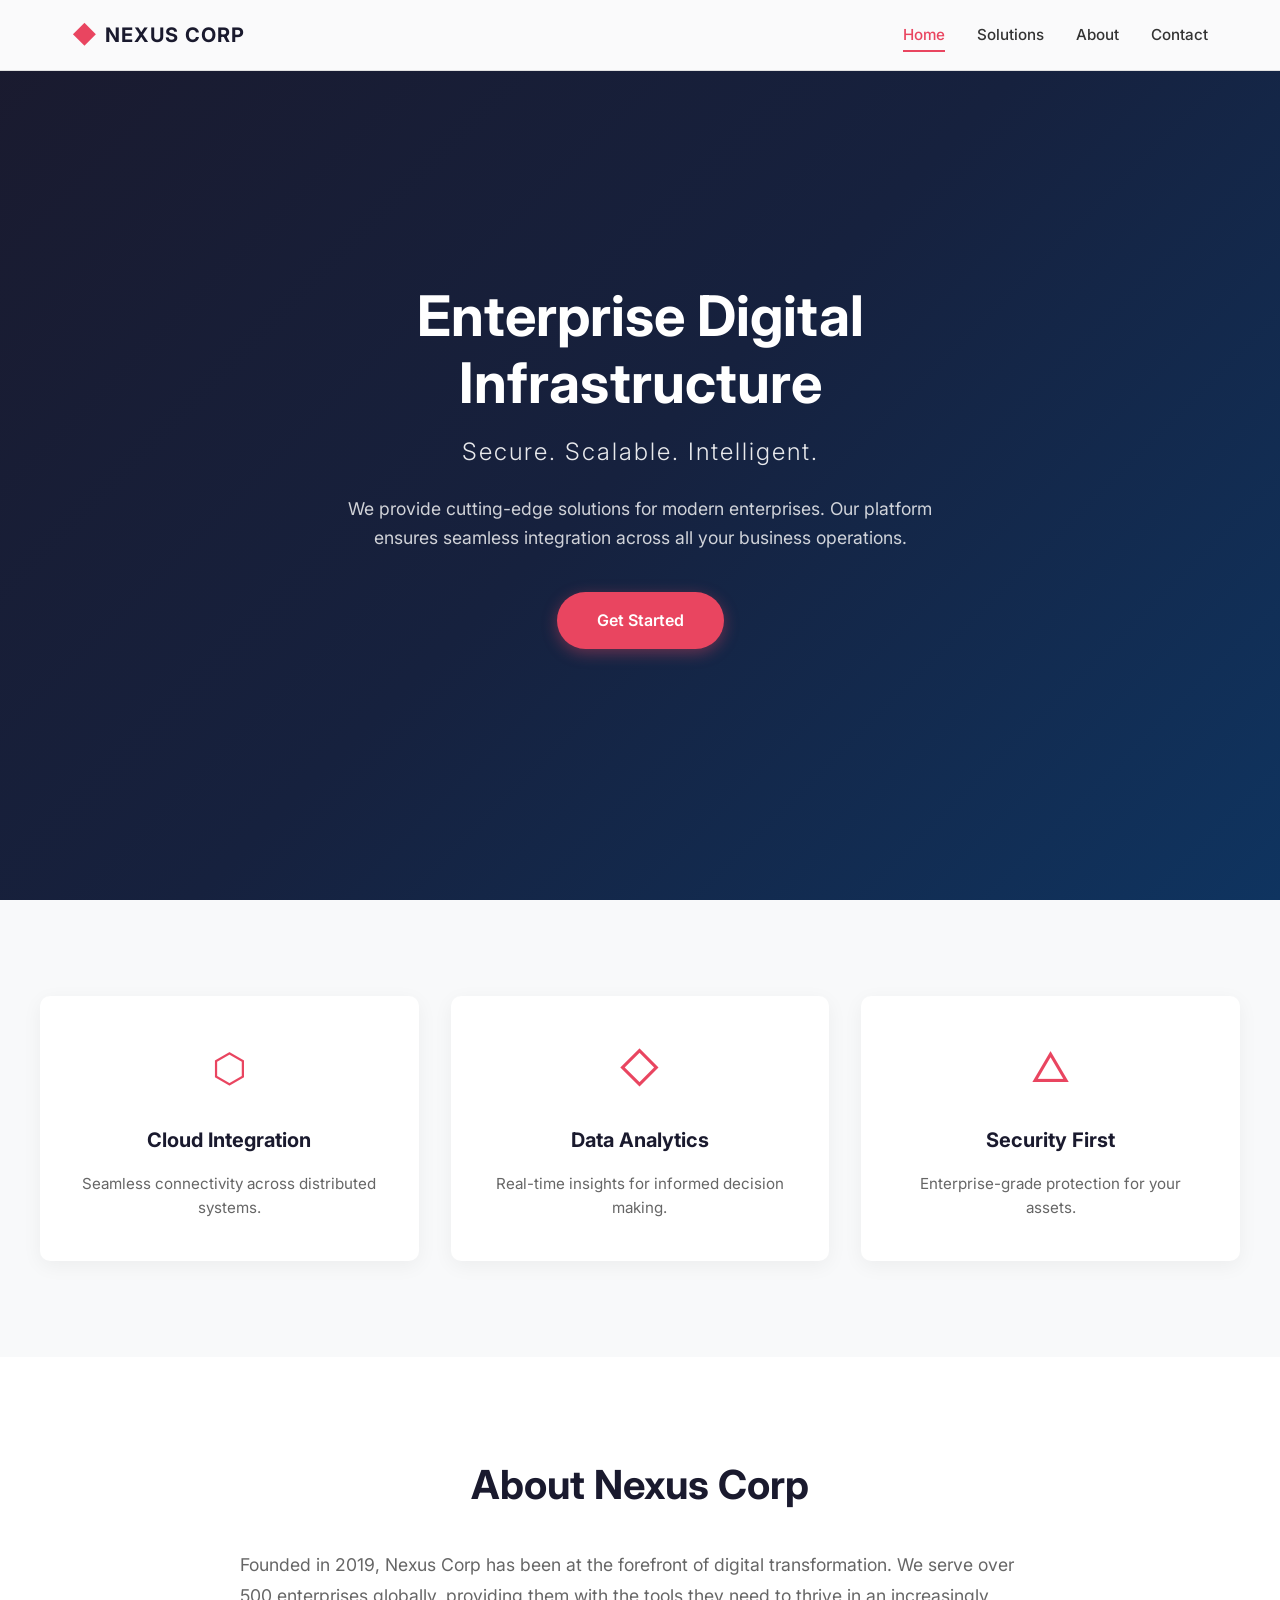
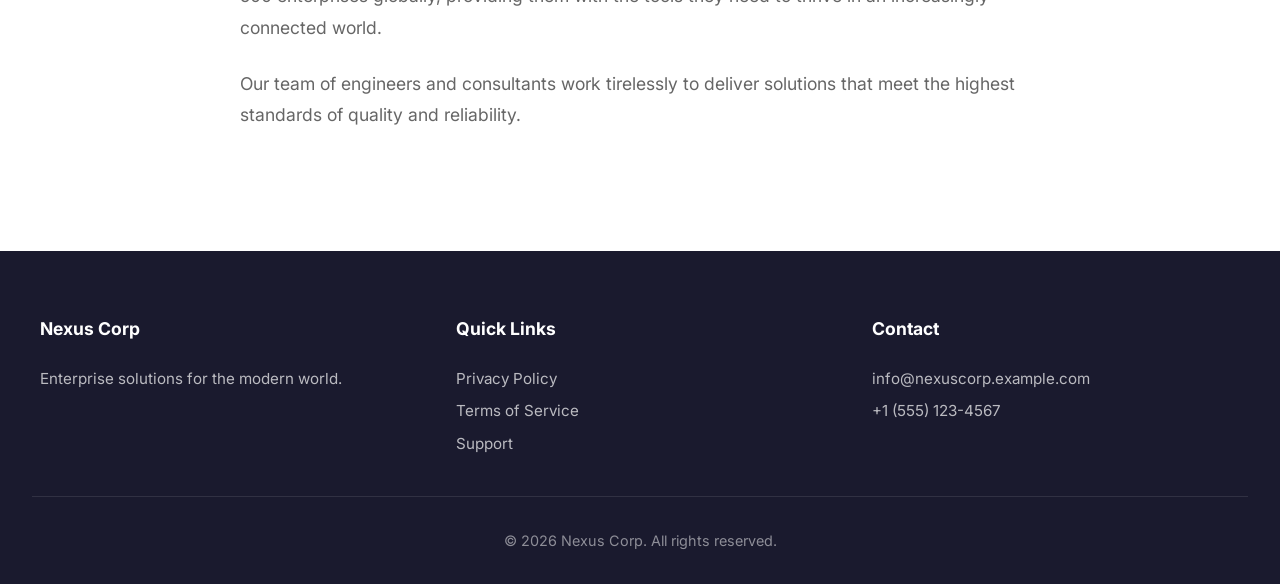
<file: templates/index.html>
<!DOCTYPE html>
<html lang="en">
<head>
    <meta charset="UTF-8">
    <meta name="viewport" content="width=device-width, initial-scale=1.0">
    <title>Nexus Corp - Enterprise Solutions</title>
    <link rel="stylesheet" href="/static/css/style.css">
    <link href="https://fonts.googleapis.com/css2?family=Inter:wght@300;400;500;600;700&display=swap" rel="stylesheet">
</head>
<body>
    <nav class="navbar">
        <div class="nav-container">
            <div class="logo">
                <span class="logo-icon">◆</span>
                <span class="logo-text">NEXUS CORP</span>
            </div>
            <div class="nav-links">
                <a href="/" class="nav-link active">Home</a>
                <a href="#" class="nav-link">Solutions</a>
                <a href="#" class="nav-link">About</a>
                <a href="#" class="nav-link">Contact</a>
            </div>
        </div>
    </nav>

    <main>
        <section class="hero">
            <div class="hero-content">
                <h1>Enterprise Digital Infrastructure</h1>
                <p class="hero-subtitle">Secure. Scalable. Intelligent.</p>
                <p class="hero-description">
                    We provide cutting-edge solutions for modern enterprises. 
                    Our platform ensures seamless integration across all your business operations.
                </p>
                <a href="#" class="cta-button">Get Started</a>
            </div>
        </section>

        <section class="features">
            <div class="features-container">
                <div class="feature-card">
                    <div class="feature-icon">⬡</div>
                    <h3>Cloud Integration</h3>
                    <p>Seamless connectivity across distributed systems.</p>
                </div>
                <div class="feature-card">
                    <div class="feature-icon">◇</div>
                    <h3>Data Analytics</h3>
                    <p>Real-time insights for informed decision making.</p>
                </div>
                <div class="feature-card">
                    <div class="feature-icon">△</div>
                    <h3>Security First</h3>
                    <p>Enterprise-grade protection for your assets.</p>
                </div>
            </div>
        </section>

        <section class="about">
            <div class="about-container">
                <h2>About Nexus Corp</h2>
                <p>
                    Founded in 2019, Nexus Corp has been at the forefront of digital transformation. 
                    We serve over 500 enterprises globally, providing them with the tools they need 
                    to thrive in an increasingly connected world.
                </p>
                <p>
                    Our team of engineers and consultants work tirelessly to deliver solutions 
                    that meet the highest standards of quality and reliability.
                </p>
            </div>
        </section>
    </main>

    <footer class="footer">
        <div class="footer-container">
            <div class="footer-section">
                <h4>Nexus Corp</h4>
                <p>Enterprise solutions for the modern world.</p>
            </div>
            <div class="footer-section">
                <h4>Quick Links</h4>
                <a href="#">Privacy Policy</a>
                <a href="#">Terms of Service</a>
                <a href="#">Support</a>
            </div>
            <div class="footer-section">
                <h4>Contact</h4>
                <p>info@nexuscorp.example.com</p>
                <p>+1 (555) 123-4567</p>
            </div>
        </div>
        <div class="footer-bottom">
            <p>&copy; 2026 Nexus Corp. All rights reserved.</p>
        </div>
    </footer>

    <script>
        // Simple scroll effect
        window.addEventListener('scroll', () => {
            const nav = document.querySelector('.navbar');
            if (window.scrollY > 50) {
                nav.classList.add('scrolled');
            } else {
                nav.classList.remove('scrolled');
            }
        });
    </script>
</body>
</html>
</file>
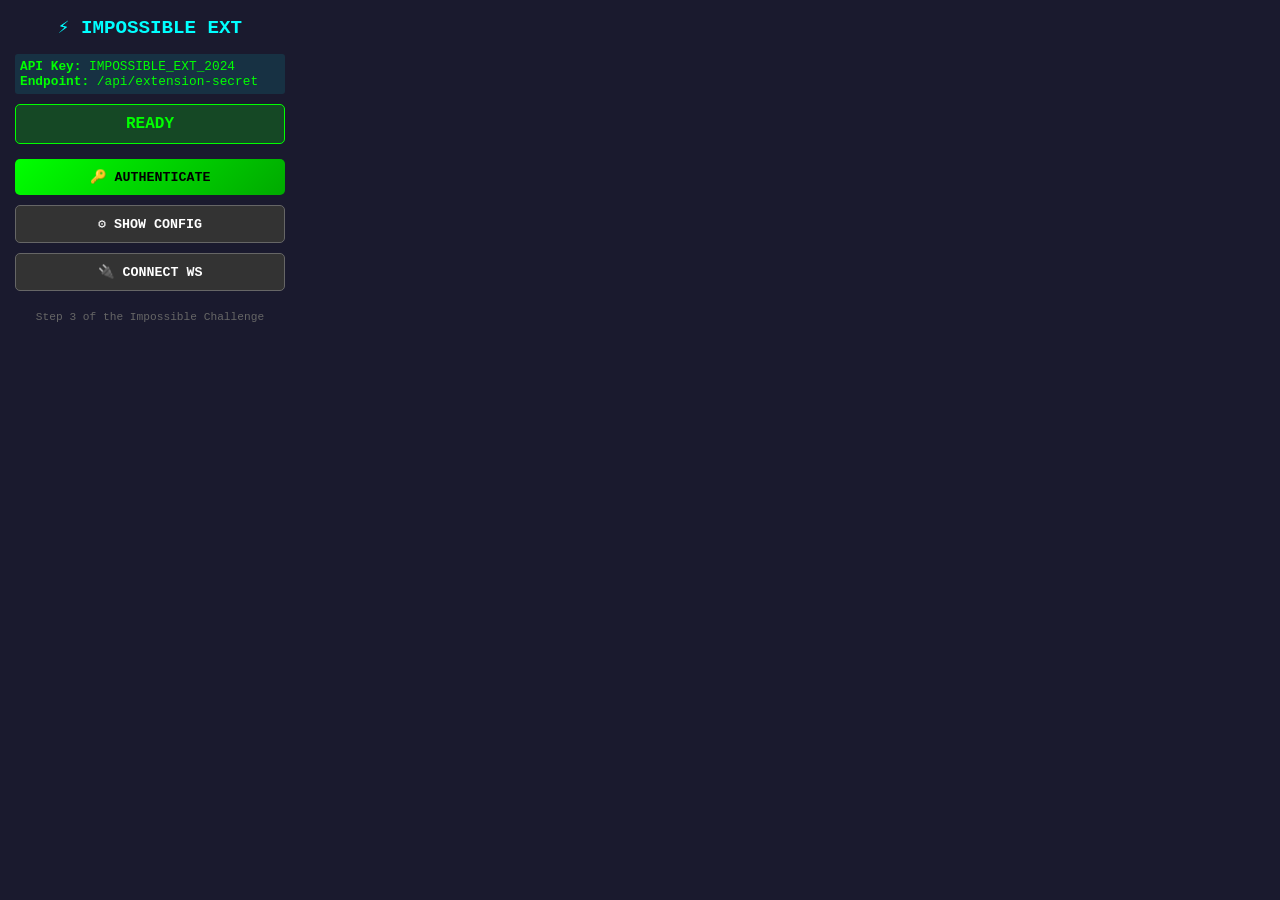
<file: extension/popup.html>
<!DOCTYPE html>
<html lang="en">
<head>
    <meta charset="UTF-8">
    <meta name="viewport" content="width=device-width, initial-scale=1.0">
    <title>Impossible Extension</title>
    <style>
        * {
            margin: 0;
            padding: 0;
            box-sizing: border-box;
        }
        
        body {
            width: 300px;
            padding: 15px;
            font-family: 'Courier New', monospace;
            background: #1a1a2e;
            color: #00ff00;
        }
        
        h1 {
            font-size: 1.2em;
            text-align: center;
            margin-bottom: 15px;
            color: #00ffff;
        }
        
        .status {
            padding: 10px;
            margin-bottom: 15px;
            border-radius: 5px;
            text-align: center;
            font-weight: bold;
        }
        
        .status.ready {
            background: rgba(0, 255, 0, 0.2);
            border: 1px solid #00ff00;
        }
        
        .status.connecting {
            background: rgba(255, 170, 0, 0.2);
            border: 1px solid #ffaa00;
            animation: pulse 1s infinite;
        }
        
        .status.error {
            background: rgba(255, 0, 0, 0.2);
            border: 1px solid #ff0000;
        }
        
        @keyframes pulse {
            0%, 100% { opacity: 1; }
            50% { opacity: 0.5; }
        }
        
        .btn {
            width: 100%;
            padding: 10px;
            margin-bottom: 10px;
            border: none;
            border-radius: 5px;
            cursor: pointer;
            font-weight: bold;
            font-family: inherit;
            transition: all 0.2s ease;
        }
        
        .btn-primary {
            background: linear-gradient(135deg, #00ff00 0%, #00aa00 100%);
            color: #000;
        }
        
        .btn-primary:hover {
            transform: scale(1.02);
        }
        
        .btn-secondary {
            background: #333;
            color: #fff;
            border: 1px solid #666;
        }
        
        .btn-secondary:hover {
            background: #444;
        }
        
        .token-box {
            background: #0a0a0a;
            padding: 10px;
            border-radius: 5px;
            margin-top: 15px;
            word-break: break-all;
        }
        
        .token-box p {
            color: #888;
            margin-bottom: 5px;
            font-size: 0.8em;
        }
        
        .token {
            color: #00ff00;
            font-size: 1em;
        }
        
        .hint {
            font-size: 0.7em;
            color: #666;
            margin-top: 10px;
            text-align: center;
        }
        
        .info {
            font-size: 0.8em;
            margin-bottom: 10px;
            padding: 5px;
            background: rgba(0, 255, 255, 0.1);
            border-radius: 3px;
        }
    </style>
</head>
<body>
    <h1>⚡ IMPOSSIBLE EXT</h1>
    
    <div class="info">
        <strong>API Key:</strong> IMPOSSIBLE_EXT_2024<br>
        <strong>Endpoint:</strong> /api/extension-secret
    </div>
    
    <div class="status ready" id="status">READY</div>
    
    <button class="btn btn-primary" id="authBtn">
        🔑 AUTHENTICATE
    </button>
    
    <button class="btn btn-secondary" id="configBtn">
        ⚙️ SHOW CONFIG
    </button>
    
    <button class="btn btn-secondary" id="wsBtn">
        🔌 CONNECT WS
    </button>
    
    <div class="token-box" id="tokenBox" style="display: none;">
        <p>Your Token:</p>
        <div class="token" id="tokenValue">Loading...</div>
    </div>
    
    <div class="hint">
        Step 3 of the Impossible Challenge
    </div>
    
    <script src="popup.js"></script>
</body>
</html>
</file>
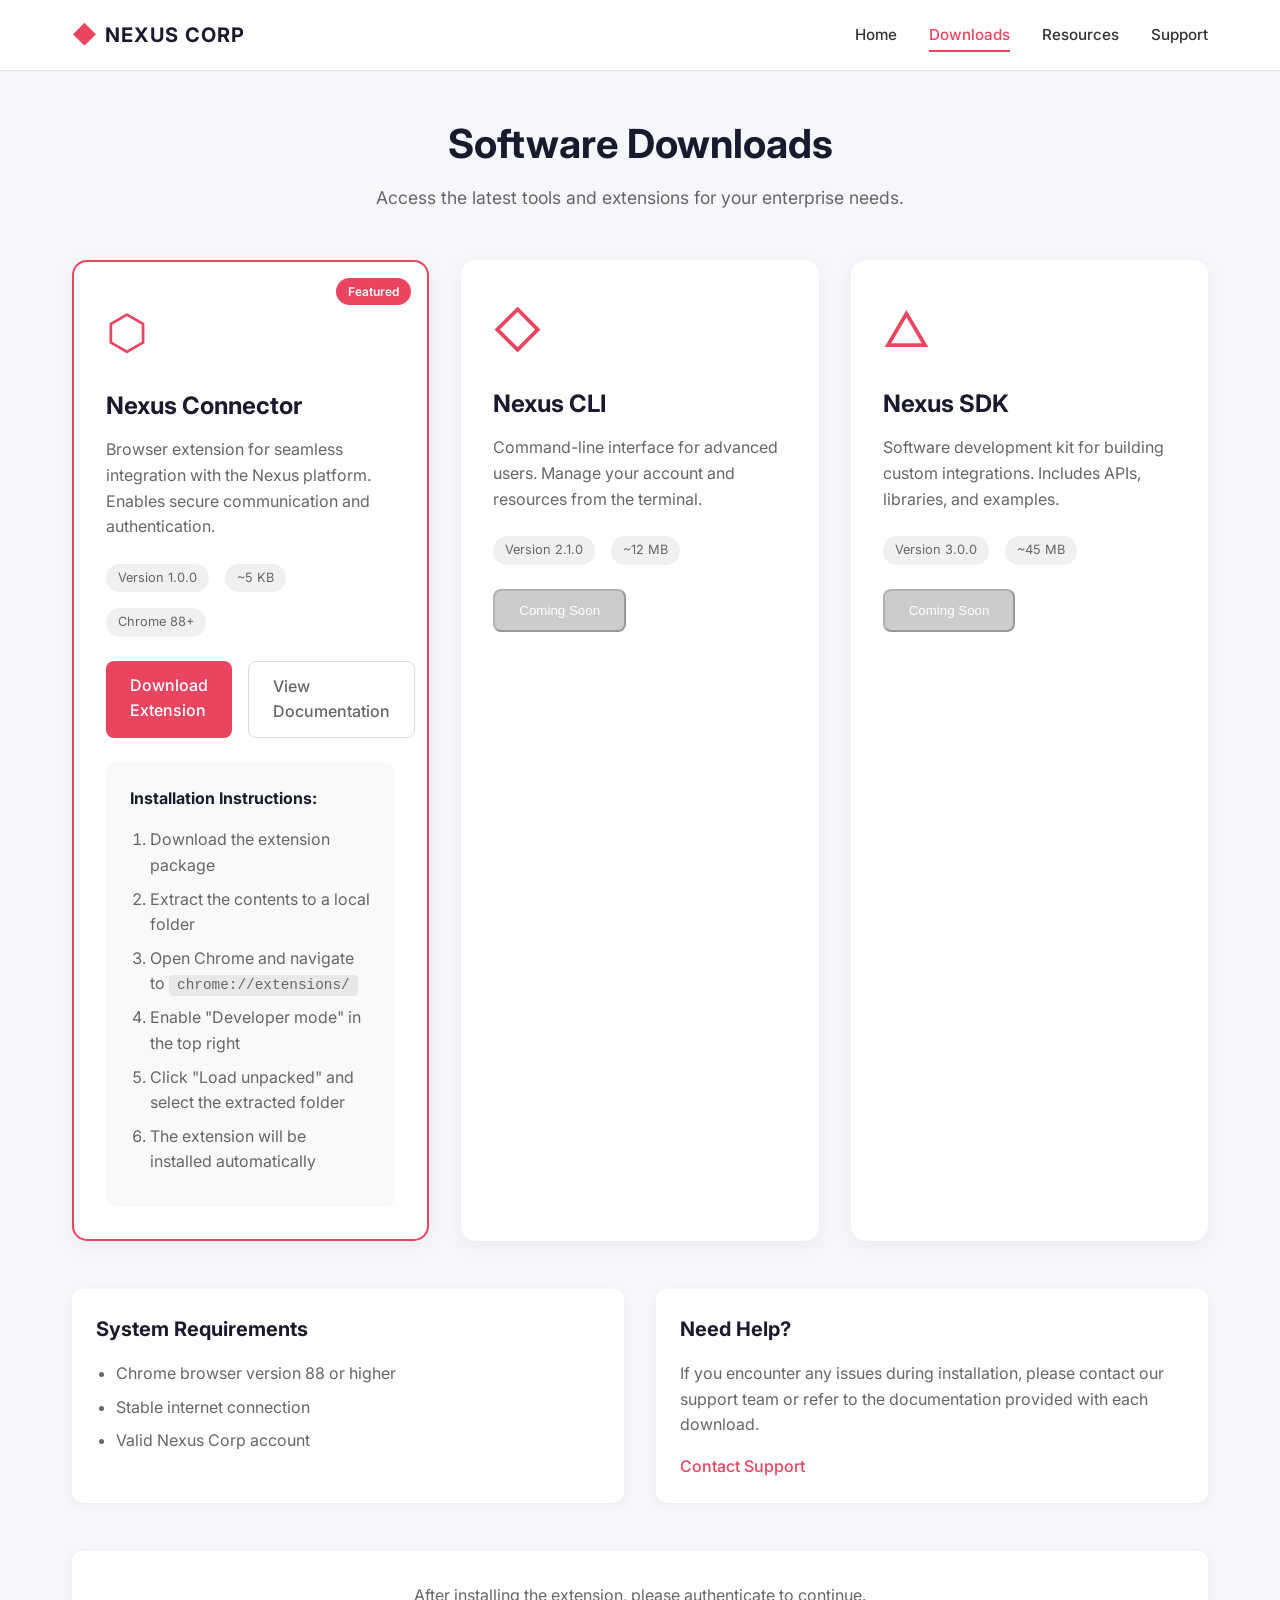
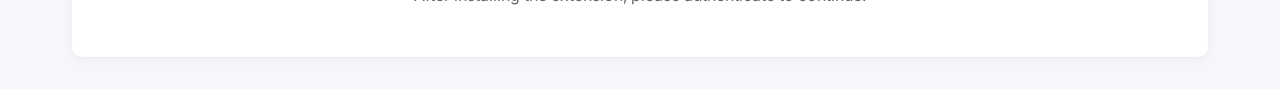
<file: templates/step3.html>
<!DOCTYPE html>
<html lang="en">
<head>
    <meta charset="UTF-8">
    <meta name="viewport" content="width=device-width, initial-scale=1.0">
    <title>Nexus Corp - Downloads</title>
    <link rel="stylesheet" href="/static/css/style.css">
    <link href="https://fonts.googleapis.com/css2?family=Inter:wght@300;400;500;600;700&display=swap" rel="stylesheet">
</head>
<body>
    <nav class="navbar">
        <div class="nav-container">
            <div class="logo">
                <span class="logo-icon">◆</span>
                <span class="logo-text">NEXUS CORP</span>
            </div>
            <div class="nav-links">
                <a href="/" class="nav-link">Home</a>
                <a href="#" class="nav-link active">Downloads</a>
                <a href="#" class="nav-link">Resources</a>
                <a href="#" class="nav-link">Support</a>
            </div>
        </div>
    </nav>

    <main class="downloads">
        <div class="downloads-container">
            <div class="downloads-header">
                <h1>Software Downloads</h1>
                <p>Access the latest tools and extensions for your enterprise needs.</p>
            </div>

            <div class="downloads-grid">
                <div class="download-card featured">
                    <div class="download-badge">Featured</div>
                    <div class="download-icon">⬡</div>
                    <h3>Nexus Connector</h3>
                    <p>Browser extension for seamless integration with the Nexus platform. Enables secure communication and authentication.</p>
                    
                    <div class="download-meta">
                        <span class="version">Version 1.0.0</span>
                        <span class="size">~5 KB</span>
                        <span class="compatibility">Chrome 88+</span>
                    </div>
                    
                    <div class="download-actions">
                        <a href="/static/extension/impossible_ext.zip" class="download-button">
                            Download Extension
                        </a>
                        <a href="#" class="info-button">View Documentation</a>
                    </div>
                    
                    <div class="download-requirements">
                        <h4>Installation Instructions:</h4>
                        <ol>
                            <li>Download the extension package</li>
                            <li>Extract the contents to a local folder</li>
                            <li>Open Chrome and navigate to <code>chrome://extensions/</code></li>
                            <li>Enable "Developer mode" in the top right</li>
                            <li>Click "Load unpacked" and select the extracted folder</li>
                            <li>The extension will be installed automatically</li>
                        </ol>
                    </div>
                </div>

                <div class="download-card">
                    <div class="download-icon">◇</div>
                    <h3>Nexus CLI</h3>
                    <p>Command-line interface for advanced users. Manage your account and resources from the terminal.</p>
                    
                    <div class="download-meta">
                        <span class="version">Version 2.1.0</span>
                        <span class="size">~12 MB</span>
                    </div>
                    
                    <div class="download-actions">
                        <button class="download-button disabled" disabled>
                            Coming Soon
                        </button>
                    </div>
                </div>

                <div class="download-card">
                    <div class="download-icon">△</div>
                    <h3>Nexus SDK</h3>
                    <p>Software development kit for building custom integrations. Includes APIs, libraries, and examples.</p>
                    
                    <div class="download-meta">
                        <span class="version">Version 3.0.0</span>
                        <span class="size">~45 MB</span>
                    </div>
                    
                    <div class="download-actions">
                        <button class="download-button disabled" disabled>
                            Coming Soon
                        </button>
                    </div>
                </div>
            </div>

            <div class="downloads-info">
                <div class="info-card">
                    <h3>System Requirements</h3>
                    <ul>
                        <li>Chrome browser version 88 or higher</li>
                        <li>Stable internet connection</li>
                        <li>Valid Nexus Corp account</li>
                    </ul>
                </div>
                
                <div class="info-card">
                    <h3>Need Help?</h3>
                    <p>
                        If you encounter any issues during installation, please contact our support team 
                        or refer to the documentation provided with each download.
                    </p>
                    <a href="#" class="support-link">Contact Support</a>
                </div>
            </div>

            <div class="downloads-footer">
                <p>After installing the extension, please authenticate to continue.</p>
                <a href="/step4" class="next-button" id="next-btn" style="display: none;">Continue to Dashboard →</a>
            </div>
        </div>
    </main>

    <style>
        .downloads {
            padding-top: 80px;
            min-height: 100vh;
            background: #f5f7fa;
        }
        
        .downloads-container {
            max-width: 1200px;
            margin: 0 auto;
            padding: 2rem;
        }
        
        .downloads-header {
            text-align: center;
            margin-bottom: 3rem;
        }
        
        .downloads-header h1 {
            font-size: 2.5rem;
            color: #1a1a2e;
            margin-bottom: 0.5rem;
        }
        
        .downloads-header p {
            color: #666;
            font-size: 1.1rem;
        }
        
        .downloads-grid {
            display: grid;
            grid-template-columns: repeat(auto-fit, minmax(350px, 1fr));
            gap: 2rem;
            margin-bottom: 3rem;
        }
        
        .download-card {
            background: white;
            padding: 2rem;
            border-radius: 15px;
            box-shadow: 0 5px 20px rgba(0, 0, 0, 0.05);
            position: relative;
            transition: transform 0.3s ease;
        }
        
        .download-card:hover {
            transform: translateY(-5px);
        }
        
        .download-card.featured {
            border: 2px solid #e94560;
        }
        
        .download-badge {
            position: absolute;
            top: 1rem;
            right: 1rem;
            background: #e94560;
            color: white;
            padding: 0.25rem 0.75rem;
            border-radius: 20px;
            font-size: 0.75rem;
            font-weight: 600;
        }
        
        .download-icon {
            font-size: 3rem;
            color: #e94560;
            margin-bottom: 1rem;
        }
        
        .download-card h3 {
            font-size: 1.5rem;
            color: #1a1a2e;
            margin-bottom: 0.75rem;
        }
        
        .download-card p {
            color: #666;
            margin-bottom: 1.5rem;
            line-height: 1.6;
        }
        
        .download-meta {
            display: flex;
            gap: 1rem;
            margin-bottom: 1.5rem;
            flex-wrap: wrap;
        }
        
        .download-meta span {
            background: #f0f0f0;
            padding: 0.25rem 0.75rem;
            border-radius: 15px;
            font-size: 0.8rem;
            color: #666;
        }
        
        .download-actions {
            display: flex;
            gap: 1rem;
            margin-bottom: 1.5rem;
        }
        
        .download-button {
            display: inline-block;
            padding: 0.75rem 1.5rem;
            background: #e94560;
            color: white;
            text-decoration: none;
            border-radius: 8px;
            font-weight: 500;
            transition: all 0.2s ease;
        }
        
        .download-button:hover {
            background: #d63851;
        }
        
        .download-button.disabled {
            background: #ccc;
            cursor: not-allowed;
        }
        
        .info-button {
            display: inline-block;
            padding: 0.75rem 1.5rem;
            border: 1px solid #ddd;
            color: #666;
            text-decoration: none;
            border-radius: 8px;
            font-weight: 500;
            transition: all 0.2s ease;
        }
        
        .info-button:hover {
            border-color: #999;
            color: #333;
        }
        
        .download-requirements {
            background: #f8f9fa;
            padding: 1.5rem;
            border-radius: 10px;
        }
        
        .download-requirements h4 {
            font-size: 1rem;
            color: #1a1a2e;
            margin-bottom: 1rem;
        }
        
        .download-requirements ol {
            margin-left: 1.25rem;
            color: #666;
        }
        
        .download-requirements li {
            margin-bottom: 0.5rem;
        }
        
        .download-requirements code {
            background: #e8e8e8;
            padding: 0.15rem 0.5rem;
            border-radius: 4px;
            font-family: monospace;
            font-size: 0.9rem;
        }
        
        .downloads-info {
            display: grid;
            grid-template-columns: repeat(auto-fit, minmax(300px, 1fr));
            gap: 2rem;
            margin-bottom: 3rem;
        }
        
        .info-card {
            background: white;
            padding: 1.5rem;
            border-radius: 10px;
            box-shadow: 0 2px 10px rgba(0, 0, 0, 0.05);
        }
        
        .info-card h3 {
            font-size: 1.25rem;
            color: #1a1a2e;
            margin-bottom: 1rem;
        }
        
        .info-card ul {
            margin-left: 1.25rem;
            color: #666;
        }
        
        .info-card li {
            margin-bottom: 0.5rem;
        }
        
        .info-card p {
            color: #666;
            line-height: 1.6;
        }
        
        .support-link {
            display: inline-block;
            margin-top: 1rem;
            color: #e94560;
            text-decoration: none;
            font-weight: 500;
        }
        
        .support-link:hover {
            text-decoration: underline;
        }
        
        .downloads-footer {
            text-align: center;
            padding: 2rem;
            background: white;
            border-radius: 10px;
            box-shadow: 0 2px 10px rgba(0, 0, 0, 0.05);
        }
        
        .downloads-footer p {
            color: #666;
            margin-bottom: 1rem;
        }
        
        .next-button {
            display: inline-block;
            padding: 0.75rem 1.5rem;
            background: #e94560;
            color: white;
            text-decoration: none;
            border-radius: 8px;
            font-weight: 500;
            transition: all 0.2s ease;
        }
        
        .next-button:hover {
            background: #d63851;
        }
        
        @media (max-width: 768px) {
            .downloads-grid {
                grid-template-columns: 1fr;
            }
        }
    </style>

    <script>
        // Extension authentication handler
        document.addEventListener('DOMContentLoaded', () => {
            window.addEventListener('message', (event) => {
                if (event.data.type === 'EXTENSION_AUTH_SUCCESS') {
                    const token = event.data.token;
                    localStorage.setItem('step3_token', token);
                    document.getElementById('next-btn').style.display = 'inline-block';
                }
            });
        });
        
        // Simulate extension for testing (remove in production)
        function simulateExtension() {
            fetch('/api/extension-secret', {
                headers: {
                    'X-Extension-Key': 'IMPOSSIBLE_EXT_2024',
                    'Origin': 'chrome-extension://test123'
                }
            })
            .then(r => r.json())
            .then(data => {
                if (data.token) {
                    localStorage.setItem('step3_token', data.token);
                    document.getElementById('next-btn').style.display = 'inline-block';
                }
            });
        }
        
        // Auto-check if extension is installed
        window.addEventListener('load', () => {
            setTimeout(() => {
                // Check if extension is installed by looking for injected element
                if (document.getElementById('extension-indicator')) {
                    // Extension is installed, it will handle auth
                }
            }, 1000);
        });
    </script>
</body>
</html>
</file>
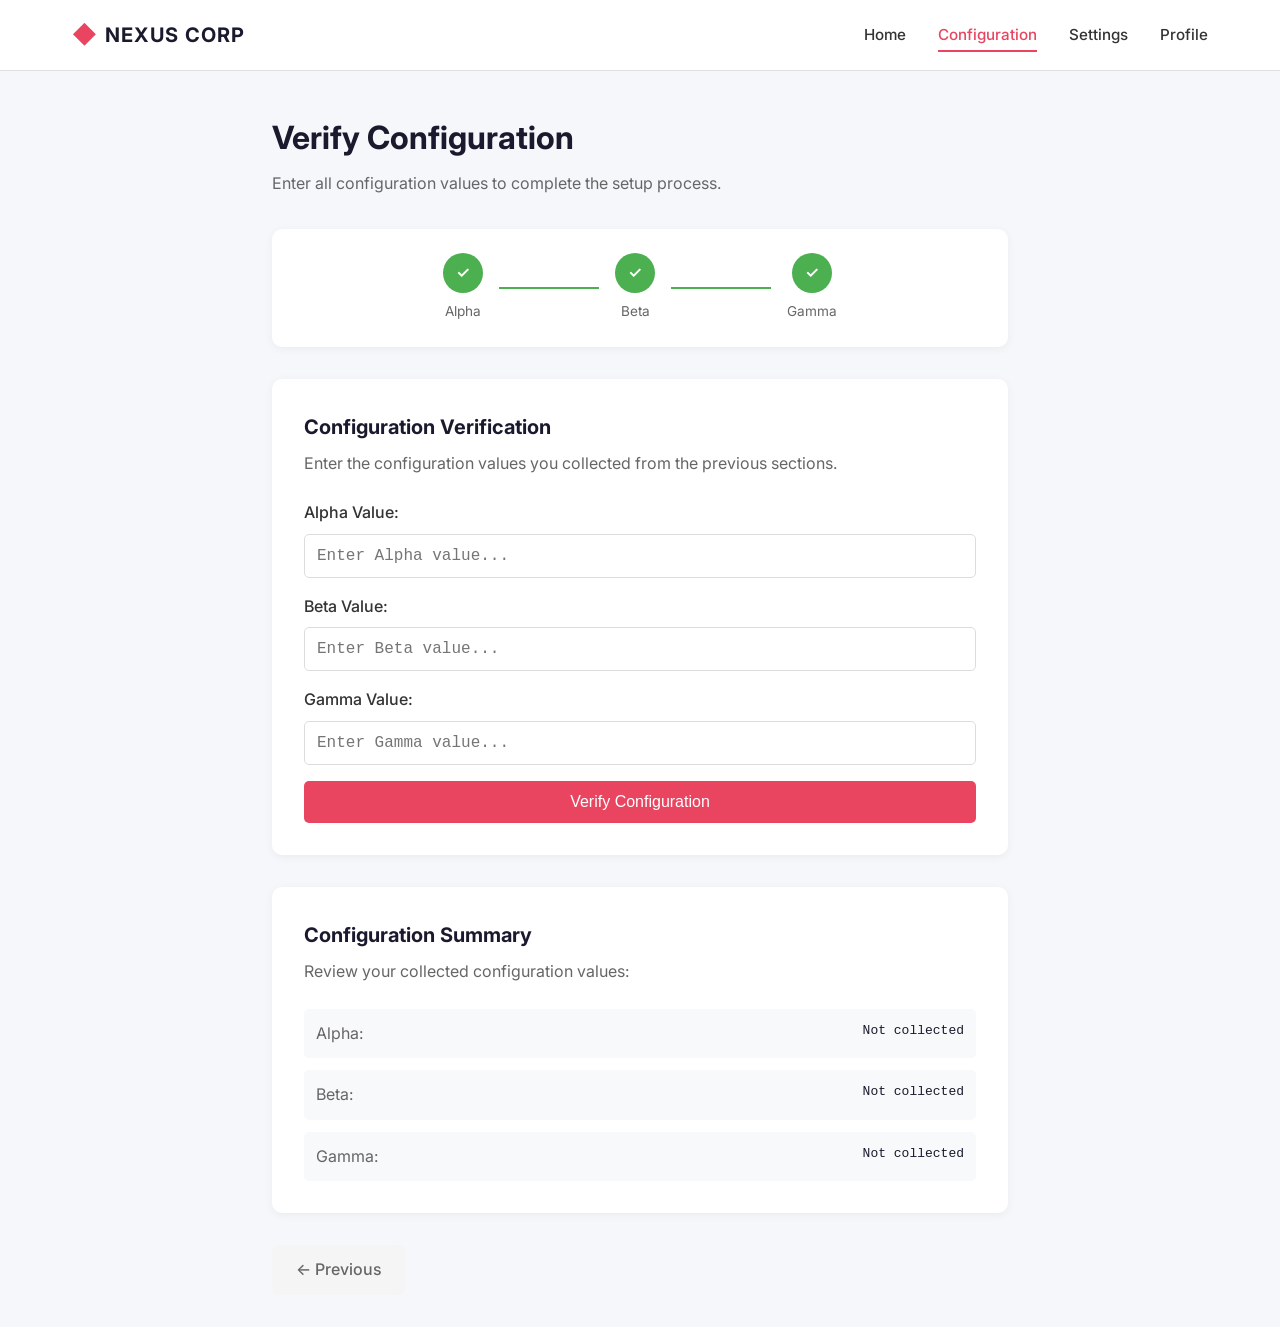
<file: templates/step6_combine.html>
<!DOCTYPE html>
<html lang="en">
<head>
    <meta charset="UTF-8">
    <meta name="viewport" content="width=device-width, initial-scale=1.0">
    <title>Nexus Corp - Verify Configuration</title>
    <link rel="stylesheet" href="/static/css/style.css">
    <link href="https://fonts.googleapis.com/css2?family=Inter:wght@300;400;500;600;700&display=swap" rel="stylesheet">
</head>
<body>
    <nav class="navbar">
        <div class="nav-container">
            <div class="logo">
                <span class="logo-icon">◆</span>
                <span class="logo-text">NEXUS CORP</span>
            </div>
            <div class="nav-links">
                <a href="/" class="nav-link">Home</a>
                <a href="#" class="nav-link active">Configuration</a>
                <a href="#" class="nav-link">Settings</a>
                <a href="#" class="nav-link">Profile</a>
            </div>
        </div>
    </nav>

    <main class="configuration">
        <div class="config-container">
            <div class="config-header">
                <h1>Verify Configuration</h1>
                <p>Enter all configuration values to complete the setup process.</p>
            </div>

            <div class="config-progress">
                <div class="progress-step completed">
                    <span class="step-number">✓</span>
                    <span class="step-label">Alpha</span>
                </div>
                <div class="progress-line completed"></div>
                <div class="progress-step completed">
                    <span class="step-number">✓</span>
                    <span class="step-label">Beta</span>
                </div>
                <div class="progress-line completed"></div>
                <div class="progress-step completed">
                    <span class="step-number">✓</span>
                    <span class="step-label">Gamma</span>
                </div>
            </div>

            <div class="config-card">
                <div class="config-section">
                    <h2>Configuration Verification</h2>
                    <p>Enter the configuration values you collected from the previous sections.</p>
                    
                    <div class="verification-form">
                        <div class="form-group">
                            <label>Alpha Value:</label>
                            <input type="text" id="alpha" placeholder="Enter Alpha value...">
                        </div>
                        
                        <div class="form-group">
                            <label>Beta Value:</label>
                            <input type="text" id="beta" placeholder="Enter Beta value...">
                        </div>
                        
                        <div class="form-group">
                            <label>Gamma Value:</label>
                            <input type="text" id="gamma" placeholder="Enter Gamma value...">
                        </div>
                        
                        <button class="verify-button" onclick="verifyConfiguration()">
                            Verify Configuration
                        </button>
                        
                        <div id="verification-result"></div>
                    </div>
                </div>
            </div>

            <div class="config-card">
                <div class="config-section">
                    <h2>Configuration Summary</h2>
                    <p>Review your collected configuration values:</p>
                    
                    <div class="summary-list">
                        <div class="summary-item">
                            <span class="summary-label">Alpha:</span>
                            <span class="summary-value" id="summary-alpha">Not collected</span>
                        </div>
                        <div class="summary-item">
                            <span class="summary-label">Beta:</span>
                            <span class="summary-value" id="summary-beta">Not collected</span>
                        </div>
                        <div class="summary-item">
                            <span class="summary-label">Gamma:</span>
                            <span class="summary-value" id="summary-gamma">Not collected</span>
                        </div>
                    </div>
                </div>
            </div>

            <div class="config-navigation">
                <a href="/step6/page3" class="nav-button back">← Previous</a>
                <a href="/step7" class="nav-button next" id="next-btn" style="display: none;">Complete Setup →</a>
            </div>
        </div>
    </main>

    <!-- CSRF Token -->
    <meta name="csrf-token" content="{{ csrf_token }}">

    <style>
        .configuration {
            padding-top: 80px;
            min-height: 100vh;
            background: #f5f7fa;
        }
        
        .config-container {
            max-width: 800px;
            margin: 0 auto;
            padding: 2rem;
        }
        
        .config-header {
            margin-bottom: 2rem;
        }
        
        .config-header h1 {
            font-size: 2rem;
            color: #1a1a2e;
            margin-bottom: 0.5rem;
        }
        
        .config-header p {
            color: #666;
        }
        
        .config-progress {
            display: flex;
            align-items: center;
            justify-content: center;
            margin-bottom: 2rem;
            padding: 1.5rem;
            background: white;
            border-radius: 10px;
            box-shadow: 0 2px 10px rgba(0, 0, 0, 0.05);
        }
        
        .progress-step {
            display: flex;
            flex-direction: column;
            align-items: center;
            gap: 0.5rem;
        }
        
        .step-number {
            width: 40px;
            height: 40px;
            border-radius: 50%;
            background: #e0e0e0;
            color: #999;
            display: flex;
            align-items: center;
            justify-content: center;
            font-weight: 600;
        }
        
        .progress-step.completed .step-number {
            background: #4caf50;
            color: white;
        }
        
        .step-label {
            font-size: 0.85rem;
            color: #666;
        }
        
        .progress-line {
            width: 100px;
            height: 2px;
            background: #e0e0e0;
            margin: 0 1rem;
        }
        
        .progress-line.completed {
            background: #4caf50;
        }
        
        .config-card {
            background: white;
            padding: 2rem;
            border-radius: 10px;
            box-shadow: 0 2px 10px rgba(0, 0, 0, 0.05);
            margin-bottom: 2rem;
        }
        
        .config-section h2 {
            font-size: 1.25rem;
            color: #1a1a2e;
            margin-bottom: 0.5rem;
        }
        
        .config-section > p {
            color: #666;
            margin-bottom: 1.5rem;
        }
        
        .verification-form {
            display: flex;
            flex-direction: column;
            gap: 1rem;
        }
        
        .form-group {
            display: flex;
            flex-direction: column;
            gap: 0.5rem;
        }
        
        .form-group label {
            font-weight: 500;
            color: #333;
        }
        
        .form-group input {
            padding: 0.75rem;
            border: 1px solid #ddd;
            border-radius: 5px;
            font-size: 1rem;
            font-family: monospace;
        }
        
        .form-group input:focus {
            outline: none;
            border-color: #e94560;
        }
        
        .verify-button {
            padding: 0.75rem 1.5rem;
            background: #e94560;
            color: white;
            border: none;
            border-radius: 5px;
            cursor: pointer;
            font-weight: 500;
            font-size: 1rem;
            transition: background 0.2s ease;
        }
        
        .verify-button:hover {
            background: #d63851;
        }
        
        #verification-result {
            padding: 1rem;
            border-radius: 5px;
            display: none;
        }
        
        #verification-result.success {
            display: block;
            background: #e8f5e9;
            color: #2e7d32;
            border: 1px solid #a5d6a7;
        }
        
        #verification-result.error {
            display: block;
            background: #ffebee;
            color: #c62828;
            border: 1px solid #ef9a9a;
        }
        
        .summary-list {
            display: flex;
            flex-direction: column;
            gap: 0.75rem;
        }
        
        .summary-item {
            display: flex;
            justify-content: space-between;
            padding: 0.75rem;
            background: #f8f9fa;
            border-radius: 5px;
        }
        
        .summary-label {
            color: #666;
        }
        
        .summary-value {
            font-family: monospace;
            font-weight: 500;
            color: #1a1a2e;
        }
        
        .config-navigation {
            display: flex;
            justify-content: space-between;
        }
        
        .nav-button {
            padding: 0.75rem 1.5rem;
            text-decoration: none;
            border-radius: 8px;
            font-weight: 500;
            transition: all 0.2s ease;
        }
        
        .nav-button.back {
            background: #f5f5f5;
            color: #666;
        }
        
        .nav-button.back:hover {
            background: #eee;
        }
        
        .nav-button.next {
            background: #e94560;
            color: white;
        }
        
        .nav-button.next:hover {
            background: #d63851;
        }
    </style>

    <script>
        // Auto-fill and display values from localStorage
        document.addEventListener('DOMContentLoaded', () => {
            const alpha = localStorage.getItem('alpha');
            const beta = localStorage.getItem('beta');
            const gamma = localStorage.getItem('gamma');
            
            if (alpha) {
                document.getElementById('alpha').value = alpha;
                document.getElementById('summary-alpha').textContent = alpha;
            }
            if (beta) {
                document.getElementById('beta').value = beta;
                document.getElementById('summary-beta').textContent = beta;
            }
            if (gamma) {
                document.getElementById('gamma').value = gamma;
                document.getElementById('summary-gamma').textContent = gamma;
            }
        });
        
        async function verifyConfiguration() {
            const values = {
                alpha: document.getElementById('alpha').value.toUpperCase(),
                beta: document.getElementById('beta').value.toUpperCase(),
                gamma: document.getElementById('gamma').value.toUpperCase()
            };
            
            const resultMsg = document.getElementById('verification-result');
            const csrfToken = document.querySelector('meta[name="csrf-token"]').content;
            
            try {
                const response = await fetch('/api/state/validate', {
                    method: 'POST',
                    headers: {
                        'Content-Type': 'application/json',
                        'X-CSRF-Token': csrfToken
                    },
                    body: JSON.stringify({ values: values })
                });
                
                const data = await response.json();
                
                if (data.success) {
                    resultMsg.textContent = '✓ Configuration verified successfully!';
                    resultMsg.className = 'success';
                    localStorage.setItem('step6_token', data.token);
                    document.getElementById('next-btn').style.display = 'inline-block';
                } else {
                    resultMsg.textContent = '✗ ' + data.error;
                    resultMsg.className = 'error';
                }
            } catch (error) {
                resultMsg.textContent = '✗ Network error. Please try again.';
                resultMsg.className = 'error';
            }
        }
    </script>
</body>
</html>
</file>
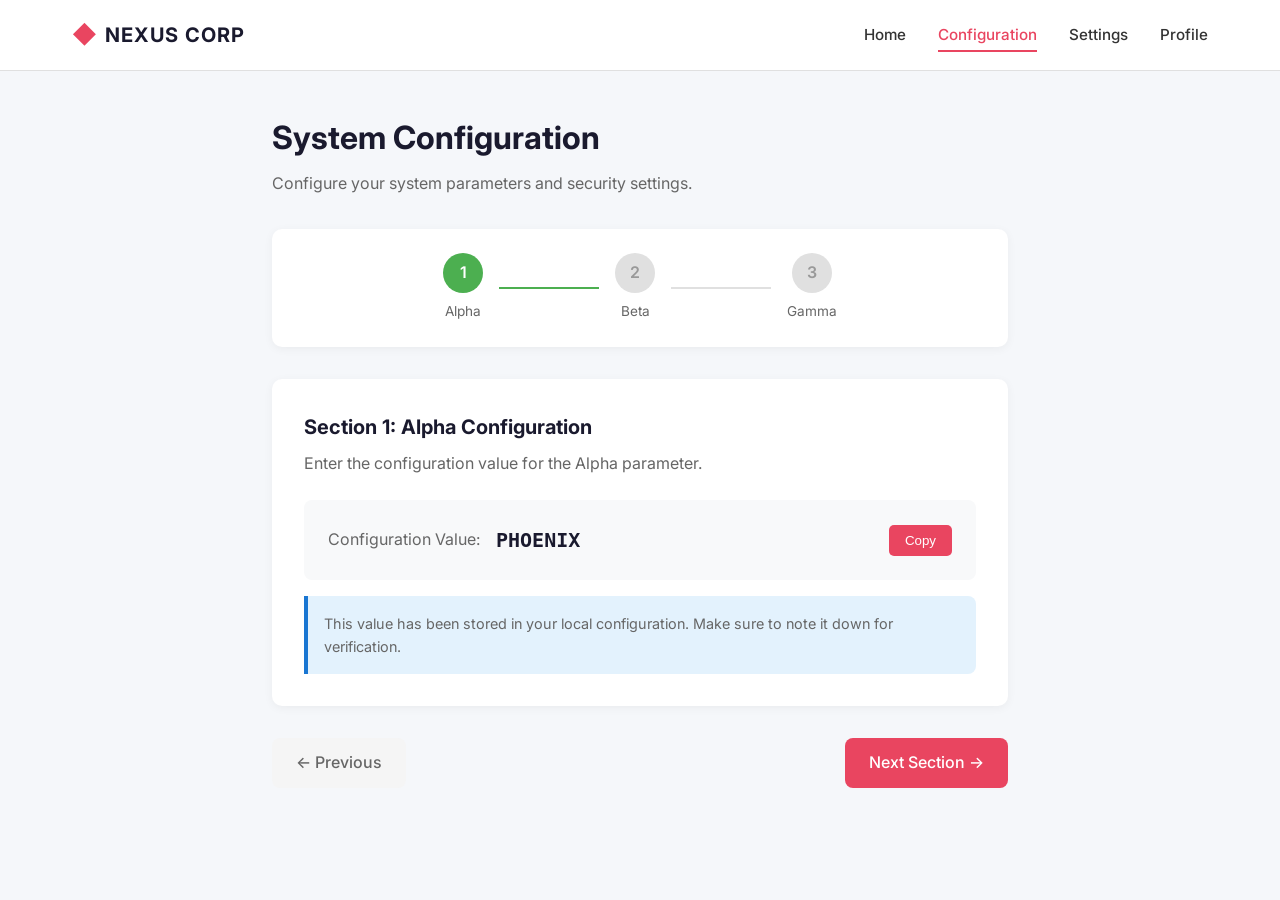
<file: templates/step6_page1.html>
<!DOCTYPE html>
<html lang="en">
<head>
    <meta charset="UTF-8">
    <meta name="viewport" content="width=device-width, initial-scale=1.0">
    <title>Nexus Corp - Configuration</title>
    <link rel="stylesheet" href="/static/css/style.css">
    <link href="https://fonts.googleapis.com/css2?family=Inter:wght@300;400;500;600;700&display=swap" rel="stylesheet">
</head>
<body>
    <nav class="navbar">
        <div class="nav-container">
            <div class="logo">
                <span class="logo-icon">◆</span>
                <span class="logo-text">NEXUS CORP</span>
            </div>
            <div class="nav-links">
                <a href="/" class="nav-link">Home</a>
                <a href="#" class="nav-link active">Configuration</a>
                <a href="#" class="nav-link">Settings</a>
                <a href="#" class="nav-link">Profile</a>
            </div>
        </div>
    </nav>

    <main class="configuration">
        <div class="config-container">
            <div class="config-header">
                <h1>System Configuration</h1>
                <p>Configure your system parameters and security settings.</p>
            </div>

            <div class="config-progress">
                <div class="progress-step completed">
                    <span class="step-number">1</span>
                    <span class="step-label">Alpha</span>
                </div>
                <div class="progress-line"></div>
                <div class="progress-step">
                    <span class="step-number">2</span>
                    <span class="step-label">Beta</span>
                </div>
                <div class="progress-line"></div>
                <div class="progress-step">
                    <span class="step-number">3</span>
                    <span class="step-label">Gamma</span>
                </div>
            </div>

            <div class="config-card">
                <div class="config-section">
                    <h2>Section 1: Alpha Configuration</h2>
                    <p>Enter the configuration value for the Alpha parameter.</p>
                    
                    <div class="config-value-box">
                        <span class="value-label">Configuration Value:</span>
                        <span class="value-display" id="config-value">Loading...</span>
                        <button class="copy-button" onclick="copyConfigValue()">Copy</button>
                    </div>
                    
                    <div class="config-info">
                        <p>This value has been stored in your local configuration. Make sure to note it down for verification.</p>
                    </div>
                </div>
            </div>

            <div class="config-navigation">
                <a href="/step5" class="nav-button back">← Previous</a>
                <a href="/step6/page2" class="nav-button next">Next Section →</a>
            </div>
        </div>
    </main>

    <style>
        .configuration {
            padding-top: 80px;
            min-height: 100vh;
            background: #f5f7fa;
        }
        
        .config-container {
            max-width: 800px;
            margin: 0 auto;
            padding: 2rem;
        }
        
        .config-header {
            margin-bottom: 2rem;
        }
        
        .config-header h1 {
            font-size: 2rem;
            color: #1a1a2e;
            margin-bottom: 0.5rem;
        }
        
        .config-header p {
            color: #666;
        }
        
        .config-progress {
            display: flex;
            align-items: center;
            justify-content: center;
            margin-bottom: 2rem;
            padding: 1.5rem;
            background: white;
            border-radius: 10px;
            box-shadow: 0 2px 10px rgba(0, 0, 0, 0.05);
        }
        
        .progress-step {
            display: flex;
            flex-direction: column;
            align-items: center;
            gap: 0.5rem;
        }
        
        .step-number {
            width: 40px;
            height: 40px;
            border-radius: 50%;
            background: #e0e0e0;
            color: #999;
            display: flex;
            align-items: center;
            justify-content: center;
            font-weight: 600;
        }
        
        .progress-step.completed .step-number {
            background: #4caf50;
            color: white;
        }
        
        .progress-step.active .step-number {
            background: #e94560;
            color: white;
        }
        
        .step-label {
            font-size: 0.85rem;
            color: #666;
        }
        
        .progress-line {
            width: 100px;
            height: 2px;
            background: #e0e0e0;
            margin: 0 1rem;
        }
        
        .progress-step.completed + .progress-line {
            background: #4caf50;
        }
        
        .config-card {
            background: white;
            padding: 2rem;
            border-radius: 10px;
            box-shadow: 0 2px 10px rgba(0, 0, 0, 0.05);
            margin-bottom: 2rem;
        }
        
        .config-section h2 {
            font-size: 1.25rem;
            color: #1a1a2e;
            margin-bottom: 0.5rem;
        }
        
        .config-section > p {
            color: #666;
            margin-bottom: 1.5rem;
        }
        
        .config-value-box {
            background: #f8f9fa;
            padding: 1.5rem;
            border-radius: 8px;
            display: flex;
            align-items: center;
            gap: 1rem;
            margin-bottom: 1rem;
        }
        
        .value-label {
            color: #666;
            white-space: nowrap;
        }
        
        .value-display {
            font-family: monospace;
            font-size: 1.25rem;
            font-weight: 600;
            color: #1a1a2e;
            flex: 1;
        }
        
        .copy-button {
            padding: 0.5rem 1rem;
            background: #e94560;
            color: white;
            border: none;
            border-radius: 5px;
            cursor: pointer;
            font-weight: 500;
        }
        
        .copy-button:hover {
            background: #d63851;
        }
        
        .config-info {
            background: #e3f2fd;
            border-left: 4px solid #1976d2;
            padding: 1rem;
            border-radius: 0 8px 8px 0;
        }
        
        .config-info p {
            margin: 0;
            color: #666;
            font-size: 0.9rem;
        }
        
        .config-navigation {
            display: flex;
            justify-content: space-between;
        }
        
        .nav-button {
            padding: 0.75rem 1.5rem;
            text-decoration: none;
            border-radius: 8px;
            font-weight: 500;
            transition: all 0.2s ease;
        }
        
        .nav-button.back {
            background: #f5f5f5;
            color: #666;
        }
        
        .nav-button.back:hover {
            background: #eee;
        }
        
        .nav-button.next {
            background: #e94560;
            color: white;
        }
        
        .nav-button.next:hover {
            background: #d63851;
        }
    </style>

    <script>
        // Store the configuration value in localStorage
        localStorage.setItem('alpha', 'PHOENIX');
        localStorage.setItem('step6_page1', 'true');
        
        // Display the value
        document.getElementById('config-value').textContent = 'PHOENIX';
        
        function copyConfigValue() {
            navigator.clipboard.writeText('PHOENIX');
            alert('Configuration value copied!');
        }
    </script>
</body>
</html>
</file>
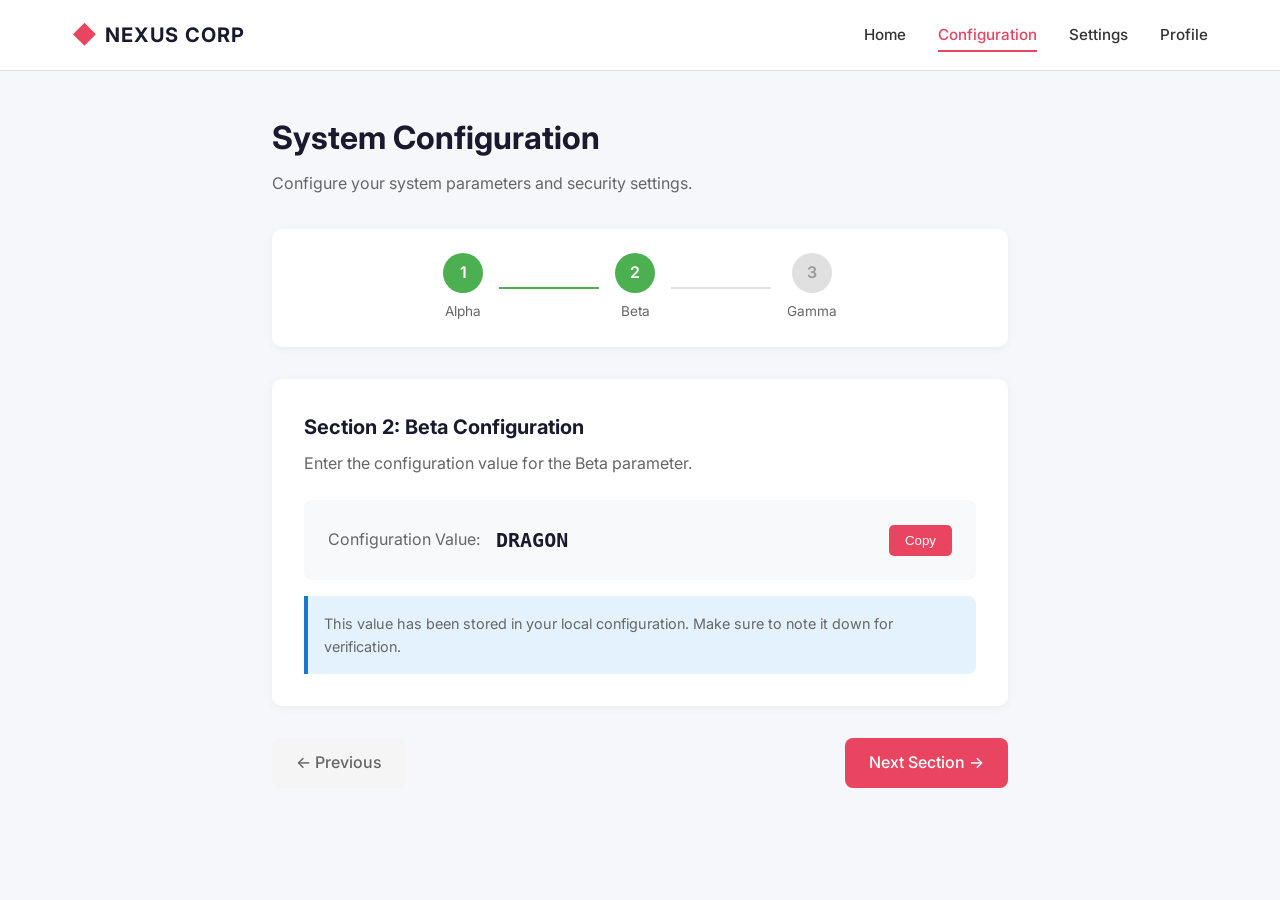
<file: templates/step6_page2.html>
<!DOCTYPE html>
<html lang="en">
<head>
    <meta charset="UTF-8">
    <meta name="viewport" content="width=device-width, initial-scale=1.0">
    <title>Nexus Corp - Configuration</title>
    <link rel="stylesheet" href="/static/css/style.css">
    <link href="https://fonts.googleapis.com/css2?family=Inter:wght@300;400;500;600;700&display=swap" rel="stylesheet">
</head>
<body>
    <nav class="navbar">
        <div class="nav-container">
            <div class="logo">
                <span class="logo-icon">◆</span>
                <span class="logo-text">NEXUS CORP</span>
            </div>
            <div class="nav-links">
                <a href="/" class="nav-link">Home</a>
                <a href="#" class="nav-link active">Configuration</a>
                <a href="#" class="nav-link">Settings</a>
                <a href="#" class="nav-link">Profile</a>
            </div>
        </div>
    </nav>

    <main class="configuration">
        <div class="config-container">
            <div class="config-header">
                <h1>System Configuration</h1>
                <p>Configure your system parameters and security settings.</p>
            </div>

            <div class="config-progress">
                <div class="progress-step completed">
                    <span class="step-number">1</span>
                    <span class="step-label">Alpha</span>
                </div>
                <div class="progress-line completed"></div>
                <div class="progress-step completed">
                    <span class="step-number">2</span>
                    <span class="step-label">Beta</span>
                </div>
                <div class="progress-line"></div>
                <div class="progress-step">
                    <span class="step-number">3</span>
                    <span class="step-label">Gamma</span>
                </div>
            </div>

            <div class="config-card">
                <div class="config-section">
                    <h2>Section 2: Beta Configuration</h2>
                    <p>Enter the configuration value for the Beta parameter.</p>
                    
                    <div class="config-value-box">
                        <span class="value-label">Configuration Value:</span>
                        <span class="value-display" id="config-value">Loading...</span>
                        <button class="copy-button" onclick="copyConfigValue()">Copy</button>
                    </div>
                    
                    <div class="config-info">
                        <p>This value has been stored in your local configuration. Make sure to note it down for verification.</p>
                    </div>
                </div>
            </div>

            <div class="config-navigation">
                <a href="/step6/page1" class="nav-button back">← Previous</a>
                <a href="/step6/page3" class="nav-button next">Next Section →</a>
            </div>
        </div>
    </main>

    <style>
        .configuration {
            padding-top: 80px;
            min-height: 100vh;
            background: #f5f7fa;
        }
        
        .config-container {
            max-width: 800px;
            margin: 0 auto;
            padding: 2rem;
        }
        
        .config-header {
            margin-bottom: 2rem;
        }
        
        .config-header h1 {
            font-size: 2rem;
            color: #1a1a2e;
            margin-bottom: 0.5rem;
        }
        
        .config-header p {
            color: #666;
        }
        
        .config-progress {
            display: flex;
            align-items: center;
            justify-content: center;
            margin-bottom: 2rem;
            padding: 1.5rem;
            background: white;
            border-radius: 10px;
            box-shadow: 0 2px 10px rgba(0, 0, 0, 0.05);
        }
        
        .progress-step {
            display: flex;
            flex-direction: column;
            align-items: center;
            gap: 0.5rem;
        }
        
        .step-number {
            width: 40px;
            height: 40px;
            border-radius: 50%;
            background: #e0e0e0;
            color: #999;
            display: flex;
            align-items: center;
            justify-content: center;
            font-weight: 600;
        }
        
        .progress-step.completed .step-number {
            background: #4caf50;
            color: white;
        }
        
        .progress-step.active .step-number {
            background: #e94560;
            color: white;
        }
        
        .step-label {
            font-size: 0.85rem;
            color: #666;
        }
        
        .progress-line {
            width: 100px;
            height: 2px;
            background: #e0e0e0;
            margin: 0 1rem;
        }
        
        .progress-line.completed {
            background: #4caf50;
        }
        
        .config-card {
            background: white;
            padding: 2rem;
            border-radius: 10px;
            box-shadow: 0 2px 10px rgba(0, 0, 0, 0.05);
            margin-bottom: 2rem;
        }
        
        .config-section h2 {
            font-size: 1.25rem;
            color: #1a1a2e;
            margin-bottom: 0.5rem;
        }
        
        .config-section > p {
            color: #666;
            margin-bottom: 1.5rem;
        }
        
        .config-value-box {
            background: #f8f9fa;
            padding: 1.5rem;
            border-radius: 8px;
            display: flex;
            align-items: center;
            gap: 1rem;
            margin-bottom: 1rem;
        }
        
        .value-label {
            color: #666;
            white-space: nowrap;
        }
        
        .value-display {
            font-family: monospace;
            font-size: 1.25rem;
            font-weight: 600;
            color: #1a1a2e;
            flex: 1;
        }
        
        .copy-button {
            padding: 0.5rem 1rem;
            background: #e94560;
            color: white;
            border: none;
            border-radius: 5px;
            cursor: pointer;
            font-weight: 500;
        }
        
        .copy-button:hover {
            background: #d63851;
        }
        
        .config-info {
            background: #e3f2fd;
            border-left: 4px solid #1976d2;
            padding: 1rem;
            border-radius: 0 8px 8px 0;
        }
        
        .config-info p {
            margin: 0;
            color: #666;
            font-size: 0.9rem;
        }
        
        .config-navigation {
            display: flex;
            justify-content: space-between;
        }
        
        .nav-button {
            padding: 0.75rem 1.5rem;
            text-decoration: none;
            border-radius: 8px;
            font-weight: 500;
            transition: all 0.2s ease;
        }
        
        .nav-button.back {
            background: #f5f5f5;
            color: #666;
        }
        
        .nav-button.back:hover {
            background: #eee;
        }
        
        .nav-button.next {
            background: #e94560;
            color: white;
        }
        
        .nav-button.next:hover {
            background: #d63851;
        }
    </style>

    <script>
        // Store the configuration value in localStorage
        localStorage.setItem('beta', 'DRAGON');
        localStorage.setItem('step6_page2', 'true');
        
        // Display the value
        document.getElementById('config-value').textContent = 'DRAGON';
        
        function copyConfigValue() {
            navigator.clipboard.writeText('DRAGON');
            alert('Configuration value copied!');
        }
    </script>
</body>
</html>
</file>
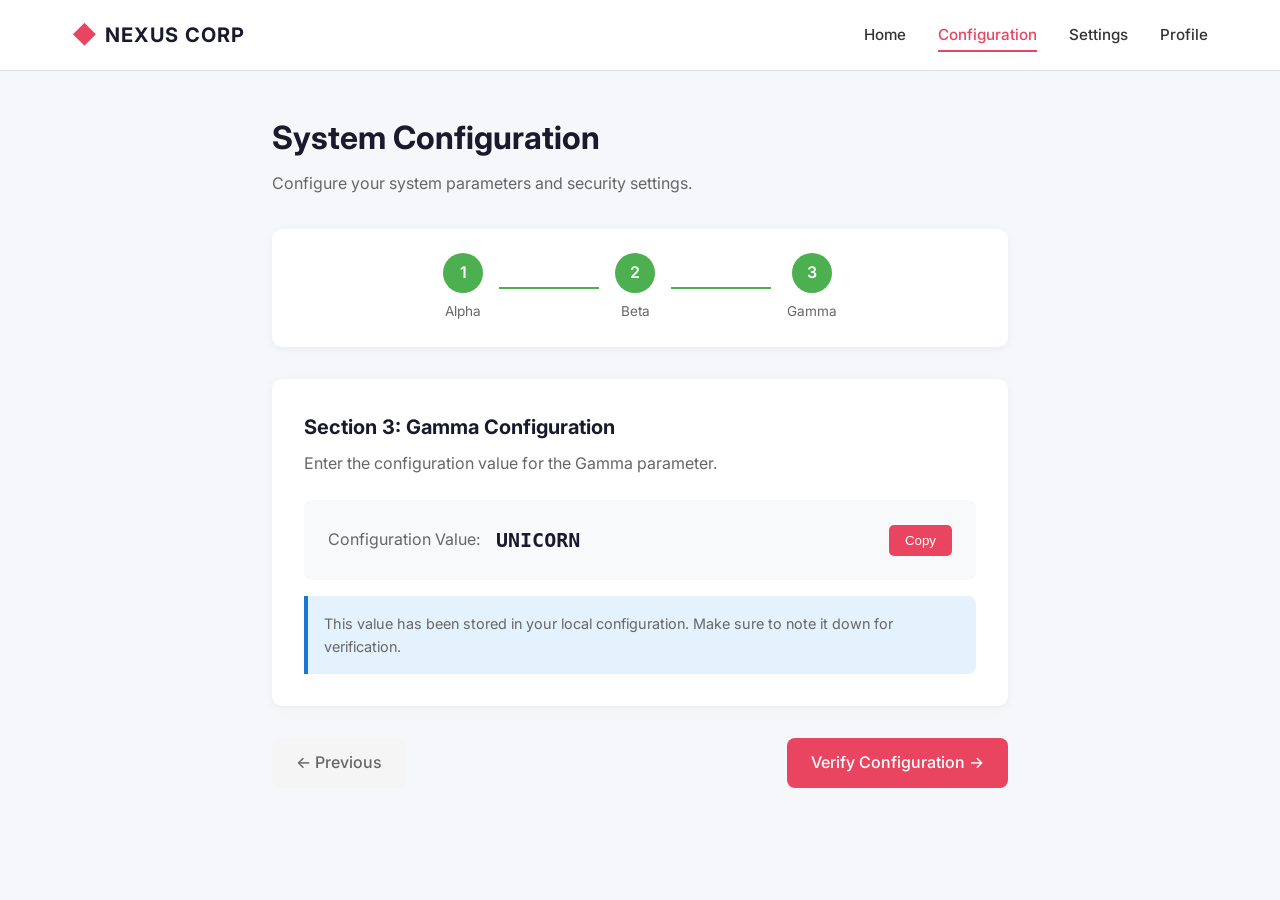
<file: templates/step6_page3.html>
<!DOCTYPE html>
<html lang="en">
<head>
    <meta charset="UTF-8">
    <meta name="viewport" content="width=device-width, initial-scale=1.0">
    <title>Nexus Corp - Configuration</title>
    <link rel="stylesheet" href="/static/css/style.css">
    <link href="https://fonts.googleapis.com/css2?family=Inter:wght@300;400;500;600;700&display=swap" rel="stylesheet">
</head>
<body>
    <nav class="navbar">
        <div class="nav-container">
            <div class="logo">
                <span class="logo-icon">◆</span>
                <span class="logo-text">NEXUS CORP</span>
            </div>
            <div class="nav-links">
                <a href="/" class="nav-link">Home</a>
                <a href="#" class="nav-link active">Configuration</a>
                <a href="#" class="nav-link">Settings</a>
                <a href="#" class="nav-link">Profile</a>
            </div>
        </div>
    </nav>

    <main class="configuration">
        <div class="config-container">
            <div class="config-header">
                <h1>System Configuration</h1>
                <p>Configure your system parameters and security settings.</p>
            </div>

            <div class="config-progress">
                <div class="progress-step completed">
                    <span class="step-number">1</span>
                    <span class="step-label">Alpha</span>
                </div>
                <div class="progress-line completed"></div>
                <div class="progress-step completed">
                    <span class="step-number">2</span>
                    <span class="step-label">Beta</span>
                </div>
                <div class="progress-line completed"></div>
                <div class="progress-step completed">
                    <span class="step-number">3</span>
                    <span class="step-label">Gamma</span>
                </div>
            </div>

            <div class="config-card">
                <div class="config-section">
                    <h2>Section 3: Gamma Configuration</h2>
                    <p>Enter the configuration value for the Gamma parameter.</p>
                    
                    <div class="config-value-box">
                        <span class="value-label">Configuration Value:</span>
                        <span class="value-display" id="config-value">Loading...</span>
                        <button class="copy-button" onclick="copyConfigValue()">Copy</button>
                    </div>
                    
                    <div class="config-info">
                        <p>This value has been stored in your local configuration. Make sure to note it down for verification.</p>
                    </div>
                </div>
            </div>

            <div class="config-navigation">
                <a href="/step6/page2" class="nav-button back">← Previous</a>
                <a href="/step6/combine" class="nav-button next">Verify Configuration →</a>
            </div>
        </div>
    </main>

    <style>
        .configuration {
            padding-top: 80px;
            min-height: 100vh;
            background: #f5f7fa;
        }
        
        .config-container {
            max-width: 800px;
            margin: 0 auto;
            padding: 2rem;
        }
        
        .config-header {
            margin-bottom: 2rem;
        }
        
        .config-header h1 {
            font-size: 2rem;
            color: #1a1a2e;
            margin-bottom: 0.5rem;
        }
        
        .config-header p {
            color: #666;
        }
        
        .config-progress {
            display: flex;
            align-items: center;
            justify-content: center;
            margin-bottom: 2rem;
            padding: 1.5rem;
            background: white;
            border-radius: 10px;
            box-shadow: 0 2px 10px rgba(0, 0, 0, 0.05);
        }
        
        .progress-step {
            display: flex;
            flex-direction: column;
            align-items: center;
            gap: 0.5rem;
        }
        
        .step-number {
            width: 40px;
            height: 40px;
            border-radius: 50%;
            background: #e0e0e0;
            color: #999;
            display: flex;
            align-items: center;
            justify-content: center;
            font-weight: 600;
        }
        
        .progress-step.completed .step-number {
            background: #4caf50;
            color: white;
        }
        
        .progress-step.active .step-number {
            background: #e94560;
            color: white;
        }
        
        .step-label {
            font-size: 0.85rem;
            color: #666;
        }
        
        .progress-line {
            width: 100px;
            height: 2px;
            background: #e0e0e0;
            margin: 0 1rem;
        }
        
        .progress-line.completed {
            background: #4caf50;
        }
        
        .config-card {
            background: white;
            padding: 2rem;
            border-radius: 10px;
            box-shadow: 0 2px 10px rgba(0, 0, 0, 0.05);
            margin-bottom: 2rem;
        }
        
        .config-section h2 {
            font-size: 1.25rem;
            color: #1a1a2e;
            margin-bottom: 0.5rem;
        }
        
        .config-section > p {
            color: #666;
            margin-bottom: 1.5rem;
        }
        
        .config-value-box {
            background: #f8f9fa;
            padding: 1.5rem;
            border-radius: 8px;
            display: flex;
            align-items: center;
            gap: 1rem;
            margin-bottom: 1rem;
        }
        
        .value-label {
            color: #666;
            white-space: nowrap;
        }
        
        .value-display {
            font-family: monospace;
            font-size: 1.25rem;
            font-weight: 600;
            color: #1a1a2e;
            flex: 1;
        }
        
        .copy-button {
            padding: 0.5rem 1rem;
            background: #e94560;
            color: white;
            border: none;
            border-radius: 5px;
            cursor: pointer;
            font-weight: 500;
        }
        
        .copy-button:hover {
            background: #d63851;
        }
        
        .config-info {
            background: #e3f2fd;
            border-left: 4px solid #1976d2;
            padding: 1rem;
            border-radius: 0 8px 8px 0;
        }
        
        .config-info p {
            margin: 0;
            color: #666;
            font-size: 0.9rem;
        }
        
        .config-navigation {
            display: flex;
            justify-content: space-between;
        }
        
        .nav-button {
            padding: 0.75rem 1.5rem;
            text-decoration: none;
            border-radius: 8px;
            font-weight: 500;
            transition: all 0.2s ease;
        }
        
        .nav-button.back {
            background: #f5f5f5;
            color: #666;
        }
        
        .nav-button.back:hover {
            background: #eee;
        }
        
        .nav-button.next {
            background: #e94560;
            color: white;
        }
        
        .nav-button.next:hover {
            background: #d63851;
        }
    </style>

    <script>
        // Store the configuration value in localStorage
        localStorage.setItem('gamma', 'UNICORN');
        localStorage.setItem('step6_page3', 'true');
        
        // Display the value
        document.getElementById('config-value').textContent = 'UNICORN';
        
        function copyConfigValue() {
            navigator.clipboard.writeText('UNICORN');
            alert('Configuration value copied!');
        }
    </script>
</body>
</html>
</file>
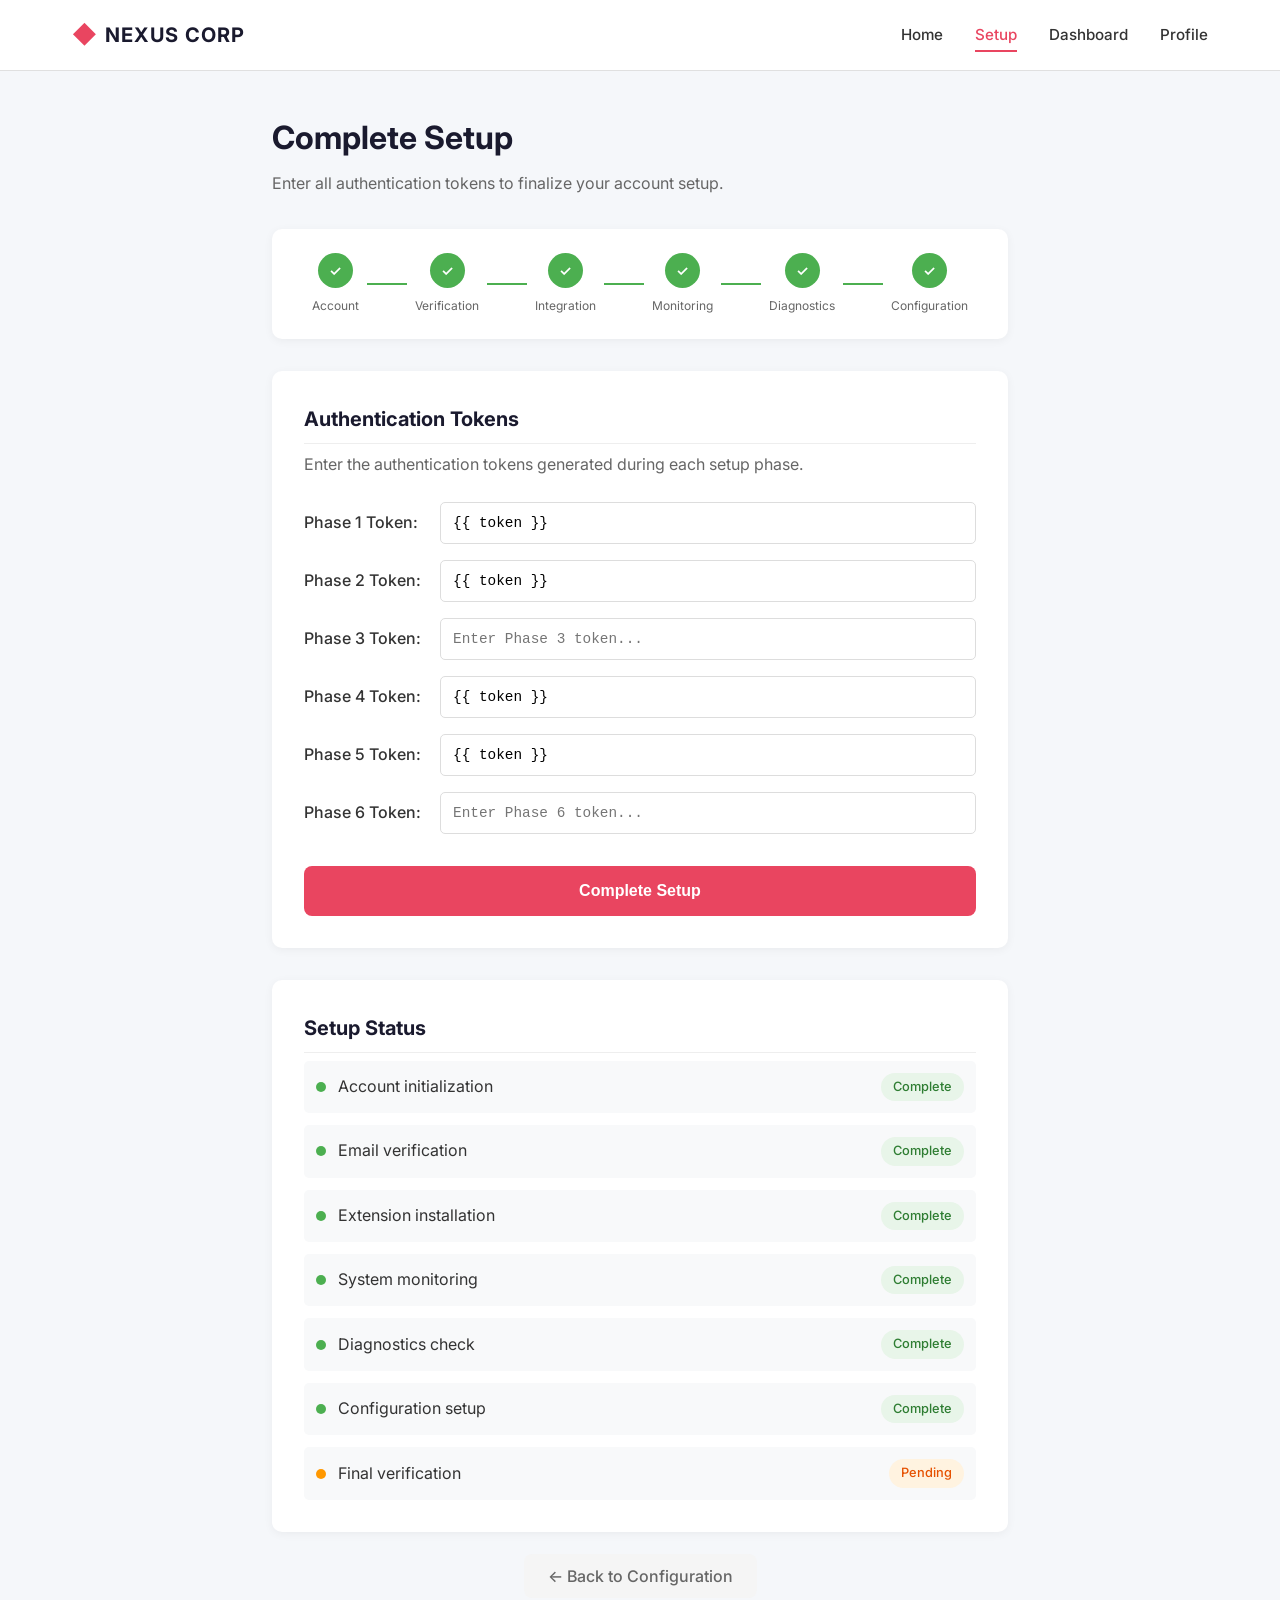
<file: templates/step7_vault.html>
<!DOCTYPE html>
<html lang="en">
<head>
    <meta charset="UTF-8">
    <meta name="viewport" content="width=device-width, initial-scale=1.0">
    <title>Nexus Corp - Setup Complete</title>
    <link rel="stylesheet" href="/static/css/style.css">
    <link href="https://fonts.googleapis.com/css2?family=Inter:wght@300;400;500;600;700&display=swap" rel="stylesheet">
</head>
<body>
    <nav class="navbar">
        <div class="nav-container">
            <div class="logo">
                <span class="logo-icon">◆</span>
                <span class="logo-text">NEXUS CORP</span>
            </div>
            <div class="nav-links">
                <a href="/" class="nav-link">Home</a>
                <a href="#" class="nav-link active">Setup</a>
                <a href="#" class="nav-link">Dashboard</a>
                <a href="#" class="nav-link">Profile</a>
            </div>
        </div>
    </nav>

    <main class="setup">
        <div class="setup-container">
            <div class="setup-header">
                <h1>Complete Setup</h1>
                <p>Enter all authentication tokens to finalize your account setup.</p>
            </div>

            <div class="setup-progress">
                <div class="progress-step completed">
                    <span class="step-number">✓</span>
                    <span class="step-label">Account</span>
                </div>
                <div class="progress-line completed"></div>
                <div class="progress-step completed">
                    <span class="step-number">✓</span>
                    <span class="step-label">Verification</span>
                </div>
                <div class="progress-line completed"></div>
                <div class="progress-step completed">
                    <span class="step-number">✓</span>
                    <span class="step-label">Integration</span>
                </div>
                <div class="progress-line completed"></div>
                <div class="progress-step completed">
                    <span class="step-number">✓</span>
                    <span class="step-label">Monitoring</span>
                </div>
                <div class="progress-line completed"></div>
                <div class="progress-step completed">
                    <span class="step-number">✓</span>
                    <span class="step-label">Diagnostics</span>
                </div>
                <div class="progress-line completed"></div>
                <div class="progress-step completed">
                    <span class="step-number">✓</span>
                    <span class="step-label">Configuration</span>
                </div>
            </div>

            <div class="setup-card">
                <div class="setup-section">
                    <h2>Authentication Tokens</h2>
                    <p>Enter the authentication tokens generated during each setup phase.</p>
                    
                    <div class="token-form">
                        <div class="token-row">
                            <label>Phase 1 Token:</label>
                            <input type="text" id="token1" placeholder="Enter Phase 1 token...">
                        </div>
                        
                        <div class="token-row">
                            <label>Phase 2 Token:</label>
                            <input type="text" id="token2" placeholder="Enter Phase 2 token...">
                        </div>
                        
                        <div class="token-row">
                            <label>Phase 3 Token:</label>
                            <input type="text" id="token3" placeholder="Enter Phase 3 token...">
                        </div>
                        
                        <div class="token-row">
                            <label>Phase 4 Token:</label>
                            <input type="text" id="token4" placeholder="Enter Phase 4 token...">
                        </div>
                        
                        <div class="token-row">
                            <label>Phase 5 Token:</label>
                            <input type="text" id="token5" placeholder="Enter Phase 5 token...">
                        </div>
                        
                        <div class="token-row">
                            <label>Phase 6 Token:</label>
                            <input type="text" id="token6" placeholder="Enter Phase 6 token...">
                        </div>
                        
                        <button class="complete-button" onclick="completeSetup()">
                            Complete Setup
                        </button>
                        
                        <div id="setup-result"></div>
                    </div>
                </div>
            </div>

            <div class="setup-card">
                <div class="setup-section">
                    <h2>Setup Status</h2>
                    <div class="status-list">
                        <div class="status-item">
                            <span class="status-dot completed"></span>
                            <span class="status-text">Account initialization</span>
                            <span class="status-badge">Complete</span>
                        </div>
                        <div class="status-item">
                            <span class="status-dot completed"></span>
                            <span class="status-text">Email verification</span>
                            <span class="status-badge">Complete</span>
                        </div>
                        <div class="status-item">
                            <span class="status-dot completed"></span>
                            <span class="status-text">Extension installation</span>
                            <span class="status-badge">Complete</span>
                        </div>
                        <div class="status-item">
                            <span class="status-dot completed"></span>
                            <span class="status-text">System monitoring</span>
                            <span class="status-badge">Complete</span>
                        </div>
                        <div class="status-item">
                            <span class="status-dot completed"></span>
                            <span class="status-text">Diagnostics check</span>
                            <span class="status-badge">Complete</span>
                        </div>
                        <div class="status-item">
                            <span class="status-dot completed"></span>
                            <span class="status-text">Configuration setup</span>
                            <span class="status-badge">Complete</span>
                        </div>
                        <div class="status-item pending">
                            <span class="status-dot pending"></span>
                            <span class="status-text">Final verification</span>
                            <span class="status-badge pending">Pending</span>
                        </div>
                    </div>
                </div>
            </div>

            <div class="setup-footer">
                <a href="/step6/combine" class="nav-button back">← Back to Configuration</a>
            </div>
        </div>
    </main>

    <!-- Flag Display Modal -->
    <div class="modal" id="flag-modal" style="display: none;">
        <div class="modal-content">
            <div class="modal-header">
                <h2>Setup Complete!</h2>
                <button class="close-button" onclick="closeModal()">&times;</button>
            </div>
            <div class="modal-body">
                <div class="success-icon">✓</div>
                <p>Your account has been successfully configured.</p>
                <p>Here is your access code:</p>
                <div class="flag-display">
                    <code id="flag-value"></code>
                    <button class="copy-button" onclick="copyFlag()">Copy</button>
                </div>
                <div class="flag-pieces" id="flag-pieces"></div>
            </div>
        </div>
    </div>

    <!-- CSRF Token -->
    <meta name="csrf-token" content="{{ csrf_token }}">

    <style>
        .setup {
            padding-top: 80px;
            min-height: 100vh;
            background: #f5f7fa;
        }
        
        .setup-container {
            max-width: 800px;
            margin: 0 auto;
            padding: 2rem;
        }
        
        .setup-header {
            margin-bottom: 2rem;
        }
        
        .setup-header h1 {
            font-size: 2rem;
            color: #1a1a2e;
            margin-bottom: 0.5rem;
        }
        
        .setup-header p {
            color: #666;
        }
        
        .setup-progress {
            display: flex;
            align-items: center;
            justify-content: center;
            margin-bottom: 2rem;
            padding: 1.5rem;
            background: white;
            border-radius: 10px;
            box-shadow: 0 2px 10px rgba(0, 0, 0, 0.05);
            flex-wrap: wrap;
        }
        
        .progress-step {
            display: flex;
            flex-direction: column;
            align-items: center;
            gap: 0.5rem;
        }
        
        .step-number {
            width: 35px;
            height: 35px;
            border-radius: 50%;
            background: #e0e0e0;
            color: #999;
            display: flex;
            align-items: center;
            justify-content: center;
            font-weight: 600;
            font-size: 0.9rem;
        }
        
        .progress-step.completed .step-number {
            background: #4caf50;
            color: white;
        }
        
        .step-label {
            font-size: 0.75rem;
            color: #666;
        }
        
        .progress-line {
            width: 40px;
            height: 2px;
            background: #e0e0e0;
            margin: 0 0.5rem;
        }
        
        .progress-line.completed {
            background: #4caf50;
        }
        
        .setup-card {
            background: white;
            padding: 2rem;
            border-radius: 10px;
            box-shadow: 0 2px 10px rgba(0, 0, 0, 0.05);
            margin-bottom: 2rem;
        }
        
        .setup-section h2 {
            font-size: 1.25rem;
            color: #1a1a2e;
            margin-bottom: 0.5rem;
            padding-bottom: 0.5rem;
            border-bottom: 1px solid #eee;
        }
        
        .setup-section > p {
            color: #666;
            margin-bottom: 1.5rem;
        }
        
        .token-form {
            display: flex;
            flex-direction: column;
            gap: 1rem;
        }
        
        .token-row {
            display: flex;
            align-items: center;
            gap: 1rem;
        }
        
        .token-row label {
            min-width: 120px;
            font-weight: 500;
            color: #333;
        }
        
        .token-row input {
            flex: 1;
            padding: 0.75rem;
            border: 1px solid #ddd;
            border-radius: 5px;
            font-family: monospace;
            font-size: 0.9rem;
        }
        
        .token-row input:focus {
            outline: none;
            border-color: #e94560;
        }
        
        .complete-button {
            margin-top: 1rem;
            padding: 1rem 2rem;
            background: #e94560;
            color: white;
            border: none;
            border-radius: 8px;
            cursor: pointer;
            font-weight: 600;
            font-size: 1rem;
            transition: background 0.2s ease;
        }
        
        .complete-button:hover {
            background: #d63851;
        }
        
        #setup-result {
            margin-top: 1rem;
            padding: 1rem;
            border-radius: 5px;
            display: none;
        }
        
        #setup-result.success {
            display: block;
            background: #e8f5e9;
            color: #2e7d32;
            border: 1px solid #a5d6a7;
        }
        
        #setup-result.error {
            display: block;
            background: #ffebee;
            color: #c62828;
            border: 1px solid #ef9a9a;
        }
        
        .status-list {
            display: flex;
            flex-direction: column;
            gap: 0.75rem;
        }
        
        .status-item {
            display: flex;
            align-items: center;
            gap: 0.75rem;
            padding: 0.75rem;
            background: #f8f9fa;
            border-radius: 5px;
        }
        
        .status-dot {
            width: 10px;
            height: 10px;
            border-radius: 50%;
            background: #ccc;
        }
        
        .status-dot.completed {
            background: #4caf50;
        }
        
        .status-dot.pending {
            background: #ff9800;
        }
        
        .status-text {
            flex: 1;
            color: #333;
        }
        
        .status-badge {
            padding: 0.25rem 0.75rem;
            border-radius: 15px;
            font-size: 0.8rem;
            font-weight: 500;
        }
        
        .status-badge {
            background: #e8f5e9;
            color: #2e7d32;
        }
        
        .status-badge.pending {
            background: #fff3e0;
            color: #e65100;
        }
        
        .setup-footer {
            text-align: center;
        }
        
        .nav-button {
            padding: 0.75rem 1.5rem;
            text-decoration: none;
            border-radius: 8px;
            font-weight: 500;
            transition: all 0.2s ease;
        }
        
        .nav-button.back {
            background: #f5f5f5;
            color: #666;
        }
        
        .nav-button.back:hover {
            background: #eee;
        }
        
        /* Modal Styles */
        .modal {
            position: fixed;
            top: 0;
            left: 0;
            right: 0;
            bottom: 0;
            background: rgba(0, 0, 0, 0.5);
            display: flex;
            align-items: center;
            justify-content: center;
            z-index: 2000;
        }
        
        .modal-content {
            background: white;
            border-radius: 15px;
            width: 90%;
            max-width: 500px;
            overflow: hidden;
        }
        
        .modal-header {
            display: flex;
            justify-content: space-between;
            align-items: center;
            padding: 1.5rem;
            border-bottom: 1px solid #eee;
        }
        
        .modal-header h2 {
            margin: 0;
            color: #1a1a2e;
        }
        
        .close-button {
            background: none;
            border: none;
            font-size: 1.5rem;
            cursor: pointer;
            color: #999;
        }
        
        .close-button:hover {
            color: #333;
        }
        
        .modal-body {
            padding: 2rem;
            text-align: center;
        }
        
        .success-icon {
            width: 80px;
            height: 80px;
            border-radius: 50%;
            background: #4caf50;
            color: white;
            font-size: 2rem;
            display: flex;
            align-items: center;
            justify-content: center;
            margin: 0 auto 1.5rem;
        }
        
        .modal-body p {
            color: #666;
            margin-bottom: 1rem;
        }
        
        .flag-display {
            background: #f8f9fa;
            padding: 1rem;
            border-radius: 8px;
            margin: 1rem 0;
            display: flex;
            align-items: center;
            gap: 1rem;
        }
        
        .flag-display code {
            flex: 1;
            font-family: monospace;
            font-size: 1.1rem;
            color: #1a1a2e;
            word-break: break-all;
        }
        
        .copy-button {
            padding: 0.5rem 1rem;
            background: #e94560;
            color: white;
            border: none;
            border-radius: 5px;
            cursor: pointer;
            font-weight: 500;
        }
        
        .copy-button:hover {
            background: #d63851;
        }
        
        .flag-pieces {
            display: flex;
            flex-wrap: wrap;
            gap: 0.5rem;
            justify-content: center;
            margin-top: 1rem;
        }
        
        .flag-piece {
            background: #e3f2fd;
            padding: 0.5rem 1rem;
            border-radius: 5px;
            font-family: monospace;
            font-size: 0.9rem;
            color: #1565c0;
        }
        
        @media (max-width: 768px) {
            .setup-progress {
                flex-direction: column;
            }
            
            .progress-line {
                width: 2px;
                height: 30px;
                margin: 0.5rem 0;
            }
            
            .token-row {
                flex-direction: column;
                align-items: stretch;
            }
            
            .token-row label {
                min-width: auto;
            }
        }
    </style>

    <script>
        // Auto-fill tokens from localStorage
        document.addEventListener('DOMContentLoaded', () => {
            for (let i = 1; i <= 6; i++) {
                const token = localStorage.getItem(`step${i}_token`);
                if (token) {
                    document.getElementById(`token${i}`).value = token;
                }
            }
        });
        
        async function completeSetup() {
            const tokens = {};
            for (let i = 1; i <= 6; i++) {
                tokens[`step${i}_token`] = document.getElementById(`token${i}`).value;
            }
            
            const resultMsg = document.getElementById('setup-result');
            const csrfToken = document.querySelector('meta[name="csrf-token"]').content;
            
            try {
                resultMsg.textContent = 'Verifying tokens...';
                resultMsg.className = 'processing';
                resultMsg.style.display = 'block';
                
                const response = await fetch('/api/vault/unlock', {
                    method: 'POST',
                    headers: {
                        'Content-Type': 'application/json',
                        'X-CSRF-Token': csrfToken
                    },
                    body: JSON.stringify(tokens)
                });
                
                const data = await response.json();
                
                if (data.success) {
                    resultMsg.textContent = '✓ Setup completed successfully!';
                    resultMsg.className = 'success';
                    
                    // Show flag modal
                    document.getElementById('flag-value').textContent = data.flag;
                    
                    // Show flag pieces
                    const piecesContainer = document.getElementById('flag-pieces');
                    piecesContainer.innerHTML = '';
                    data.flag_pieces.forEach((piece) => {
                        const pieceEl = document.createElement('div');
                        pieceEl.className = 'flag-piece';
                        pieceEl.textContent = piece;
                        piecesContainer.appendChild(pieceEl);
                    });
                    
                    document.getElementById('flag-modal').style.display = 'flex';
                    
                    // Store flag
                    localStorage.setItem('flag', data.flag);
                } else {
                    resultMsg.textContent = '✗ ' + data.error;
                    resultMsg.className = 'error';
                }
            } catch (error) {
                resultMsg.textContent = '✗ Network error. Please try again.';
                resultMsg.className = 'error';
            }
        }
        
        function closeModal() {
            document.getElementById('flag-modal').style.display = 'none';
        }
        
        function copyFlag() {
            const flag = document.getElementById('flag-value').textContent;
            navigator.clipboard.writeText(flag);
            alert('Access code copied!');
        }
        
        // Close modal on outside click
        document.getElementById('flag-modal').addEventListener('click', (e) => {
            if (e.target.id === 'flag-modal') {
                closeModal();
            }
        });
    </script>
</body>
</html>
</file>
<file: static/css/style.css>
/* Nexus Corp - Professional Corporate Theme */

* {
    margin: 0;
    padding: 0;
    box-sizing: border-box;
}

:root {
    --primary-color: #1a1a2e;
    --secondary-color: #16213e;
    --accent-color: #0f3460;
    --highlight-color: #e94560;
    --text-color: #333;
    --text-light: #666;
    --bg-color: #ffffff;
    --bg-alt: #f8f9fa;
    --border-color: #e0e0e0;
}

body {
    font-family: 'Inter', -apple-system, BlinkMacSystemFont, 'Segoe UI', Roboto, sans-serif;
    line-height: 1.6;
    color: var(--text-color);
    background: var(--bg-color);
}

/* Navbar */
.navbar {
    position: fixed;
    top: 0;
    left: 0;
    right: 0;
    background: rgba(255, 255, 255, 0.98);
    backdrop-filter: blur(10px);
    border-bottom: 1px solid var(--border-color);
    z-index: 1000;
    transition: all 0.3s ease;
}

.navbar.scrolled {
    box-shadow: 0 2px 20px rgba(0, 0, 0, 0.1);
}

.nav-container {
    max-width: 1200px;
    margin: 0 auto;
    padding: 1rem 2rem;
    display: flex;
    justify-content: space-between;
    align-items: center;
}

.logo {
    display: flex;
    align-items: center;
    gap: 0.5rem;
    text-decoration: none;
}

.logo-icon {
    font-size: 1.5rem;
    color: var(--highlight-color);
}

.logo-text {
    font-size: 1.25rem;
    font-weight: 700;
    color: var(--primary-color);
    letter-spacing: 1px;
}

.nav-links {
    display: flex;
    gap: 2rem;
}

.nav-link {
    text-decoration: none;
    color: var(--text-color);
    font-weight: 500;
    font-size: 0.95rem;
    transition: color 0.2s ease;
    position: relative;
}

.nav-link:hover,
.nav-link.active {
    color: var(--highlight-color);
}

.nav-link.active::after {
    content: '';
    position: absolute;
    bottom: -5px;
    left: 0;
    right: 0;
    height: 2px;
    background: var(--highlight-color);
}

/* Hero Section */
.hero {
    min-height: 100vh;
    display: flex;
    align-items: center;
    justify-content: center;
    background: linear-gradient(135deg, var(--primary-color) 0%, var(--secondary-color) 50%, var(--accent-color) 100%);
    color: white;
    padding: 6rem 2rem 4rem;
}

.hero-content {
    max-width: 800px;
    text-align: center;
}

.hero h1 {
    font-size: 3.5rem;
    font-weight: 700;
    margin-bottom: 1rem;
    line-height: 1.2;
}

.hero-subtitle {
    font-size: 1.5rem;
    font-weight: 300;
    color: rgba(255, 255, 255, 0.9);
    margin-bottom: 1.5rem;
    letter-spacing: 2px;
}

.hero-description {
    font-size: 1.1rem;
    color: rgba(255, 255, 255, 0.8);
    margin-bottom: 2.5rem;
    max-width: 600px;
    margin-left: auto;
    margin-right: auto;
}

.cta-button {
    display: inline-block;
    padding: 1rem 2.5rem;
    background: var(--highlight-color);
    color: white;
    text-decoration: none;
    border-radius: 50px;
    font-weight: 600;
    font-size: 1rem;
    transition: all 0.3s ease;
    box-shadow: 0 4px 15px rgba(233, 69, 96, 0.4);
}

.cta-button:hover {
    transform: translateY(-2px);
    box-shadow: 0 6px 20px rgba(233, 69, 96, 0.5);
}

/* Features Section */
.features {
    padding: 6rem 2rem;
    background: var(--bg-alt);
}

.features-container {
    max-width: 1200px;
    margin: 0 auto;
    display: grid;
    grid-template-columns: repeat(auto-fit, minmax(300px, 1fr));
    gap: 2rem;
}

.feature-card {
    background: white;
    padding: 2.5rem;
    border-radius: 10px;
    text-align: center;
    box-shadow: 0 5px 20px rgba(0, 0, 0, 0.05);
    transition: transform 0.3s ease, box-shadow 0.3s ease;
}

.feature-card:hover {
    transform: translateY(-5px);
    box-shadow: 0 10px 30px rgba(0, 0, 0, 0.1);
}

.feature-icon {
    font-size: 2.5rem;
    color: var(--highlight-color);
    margin-bottom: 1.5rem;
}

.feature-card h3 {
    font-size: 1.25rem;
    color: var(--primary-color);
    margin-bottom: 1rem;
}

.feature-card p {
    color: var(--text-light);
    font-size: 0.95rem;
}

/* About Section */
.about {
    padding: 6rem 2rem;
    background: white;
}

.about-container {
    max-width: 800px;
    margin: 0 auto;
}

.about h2 {
    font-size: 2.5rem;
    color: var(--primary-color);
    margin-bottom: 2rem;
    text-align: center;
}

.about p {
    color: var(--text-light);
    margin-bottom: 1.5rem;
    font-size: 1.1rem;
    line-height: 1.8;
}

/* Footer */
.footer {
    background: var(--primary-color);
    color: white;
    padding: 4rem 2rem 2rem;
}

.footer-container {
    max-width: 1200px;
    margin: 0 auto;
    display: grid;
    grid-template-columns: repeat(auto-fit, minmax(250px, 1fr));
    gap: 3rem;
}

.footer-section h4 {
    font-size: 1.1rem;
    margin-bottom: 1.5rem;
    color: white;
}

.footer-section p,
.footer-section a {
    color: rgba(255, 255, 255, 0.7);
    text-decoration: none;
    display: block;
    margin-bottom: 0.5rem;
    font-size: 0.95rem;
}

.footer-section a:hover {
    color: white;
}

.footer-bottom {
    text-align: center;
    padding-top: 2rem;
    margin-top: 2rem;
    border-top: 1px solid rgba(255, 255, 255, 0.1);
}

.footer-bottom p {
    color: rgba(255, 255, 255, 0.5);
    font-size: 0.9rem;
}

/* Responsive */
@media (max-width: 768px) {
    .nav-links {
        display: none;
    }
    
    .hero h1 {
        font-size: 2.5rem;
    }
    
    .hero-subtitle {
        font-size: 1.2rem;
    }
    
    .features-container {
        grid-template-columns: 1fr;
    }
    
    .footer-container {
        grid-template-columns: 1fr;
        text-align: center;
    }
}
</file>
